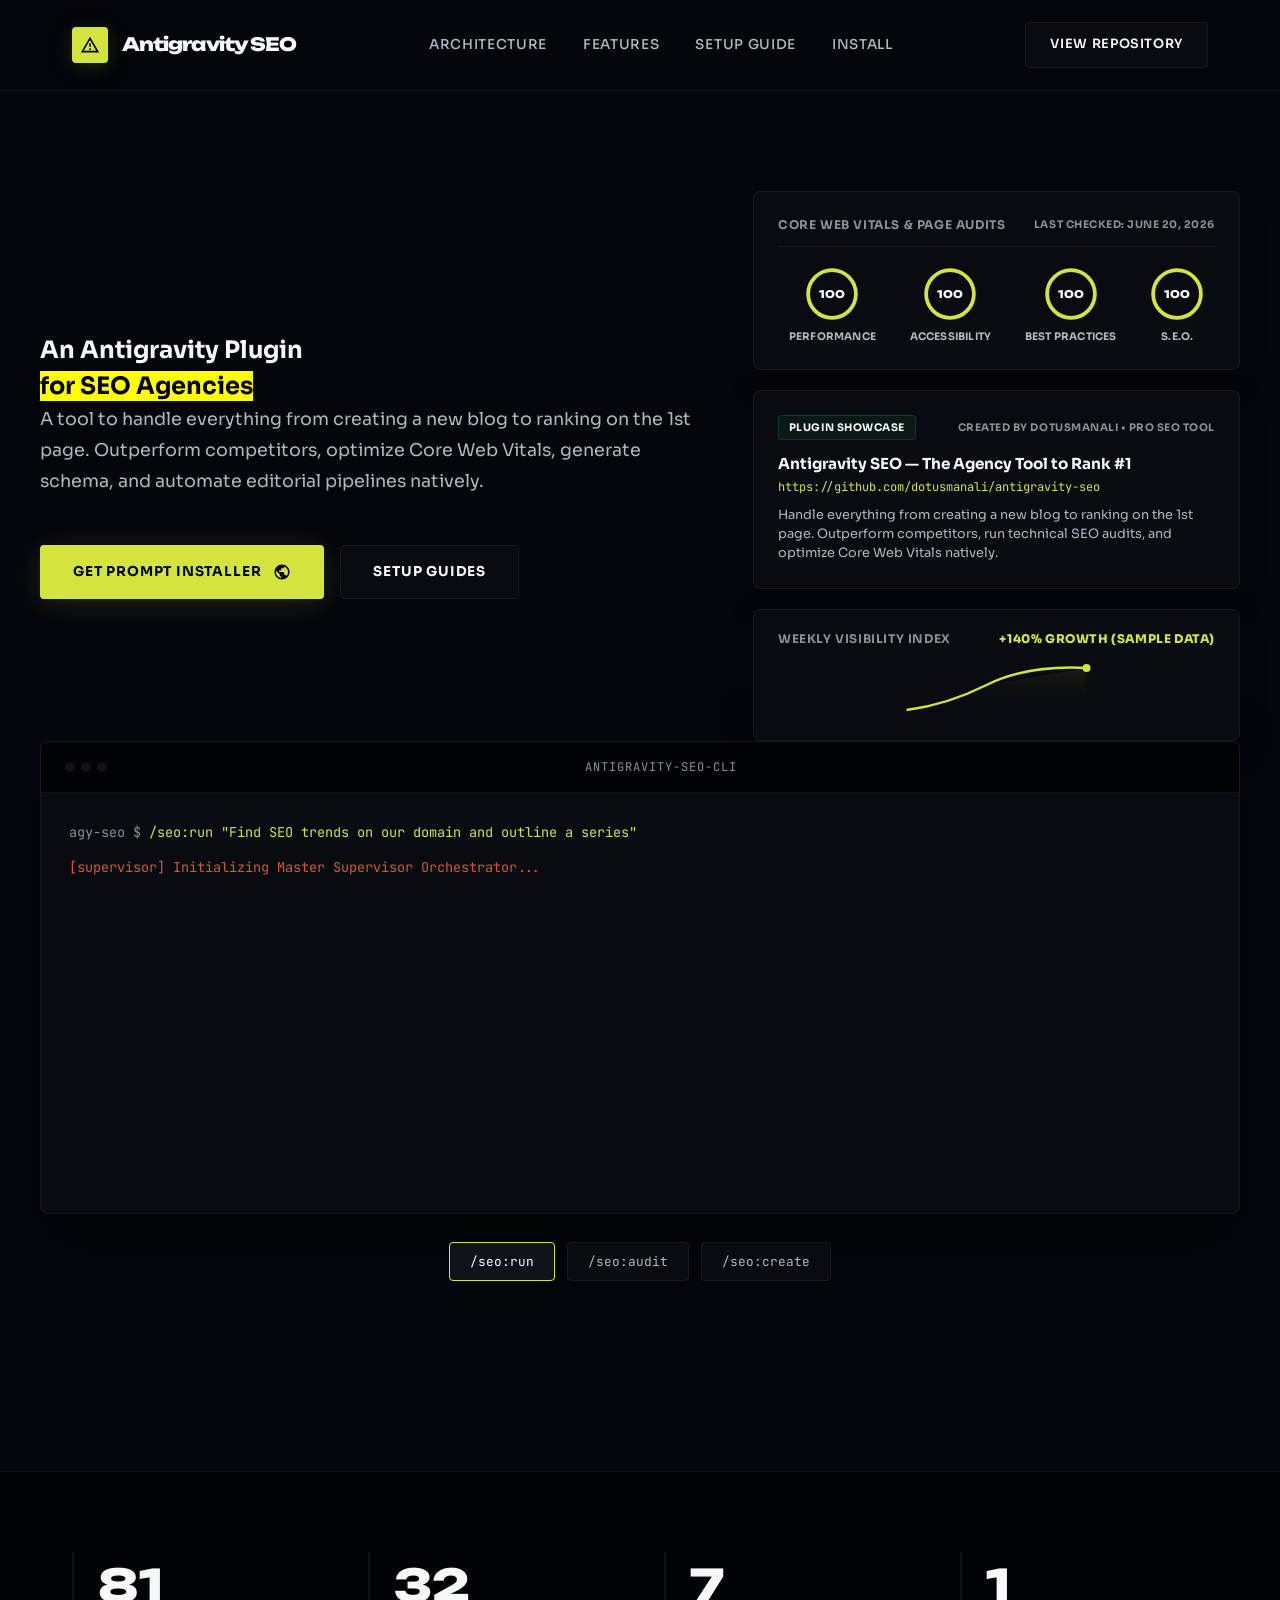
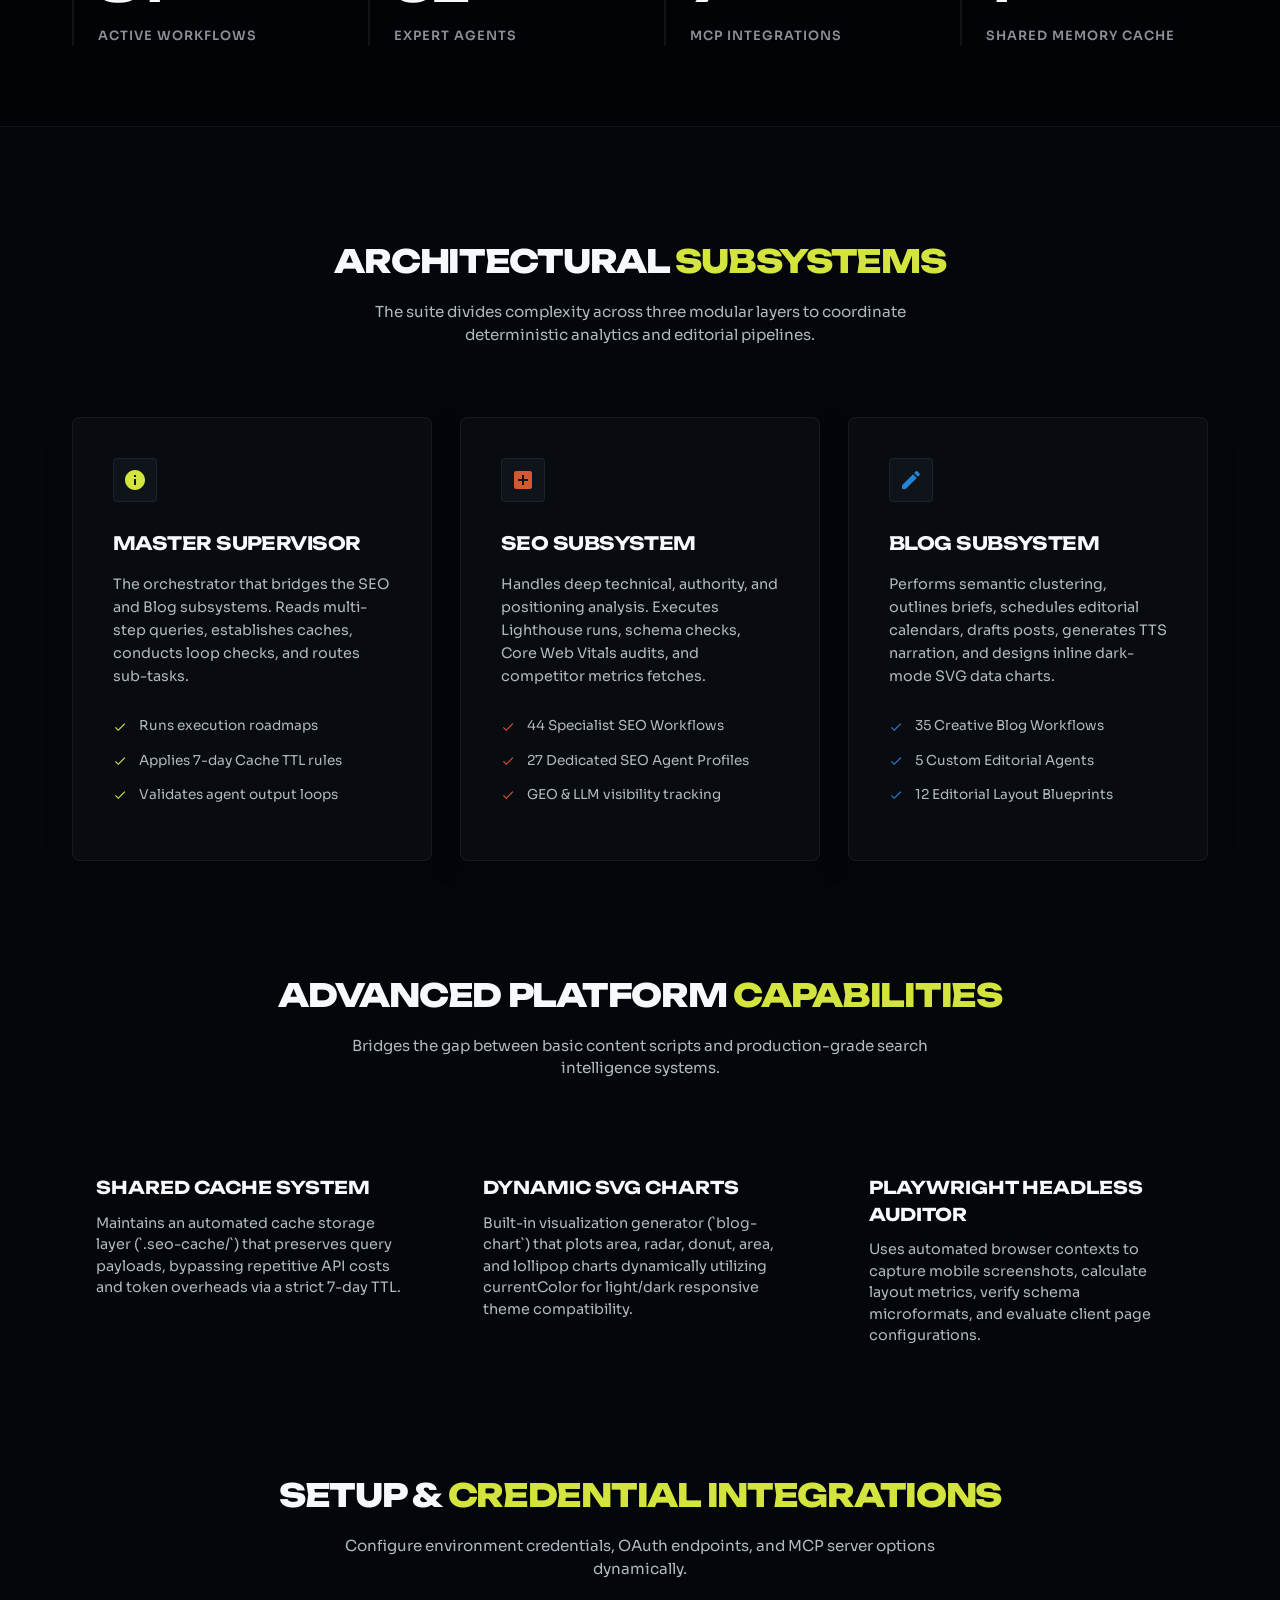
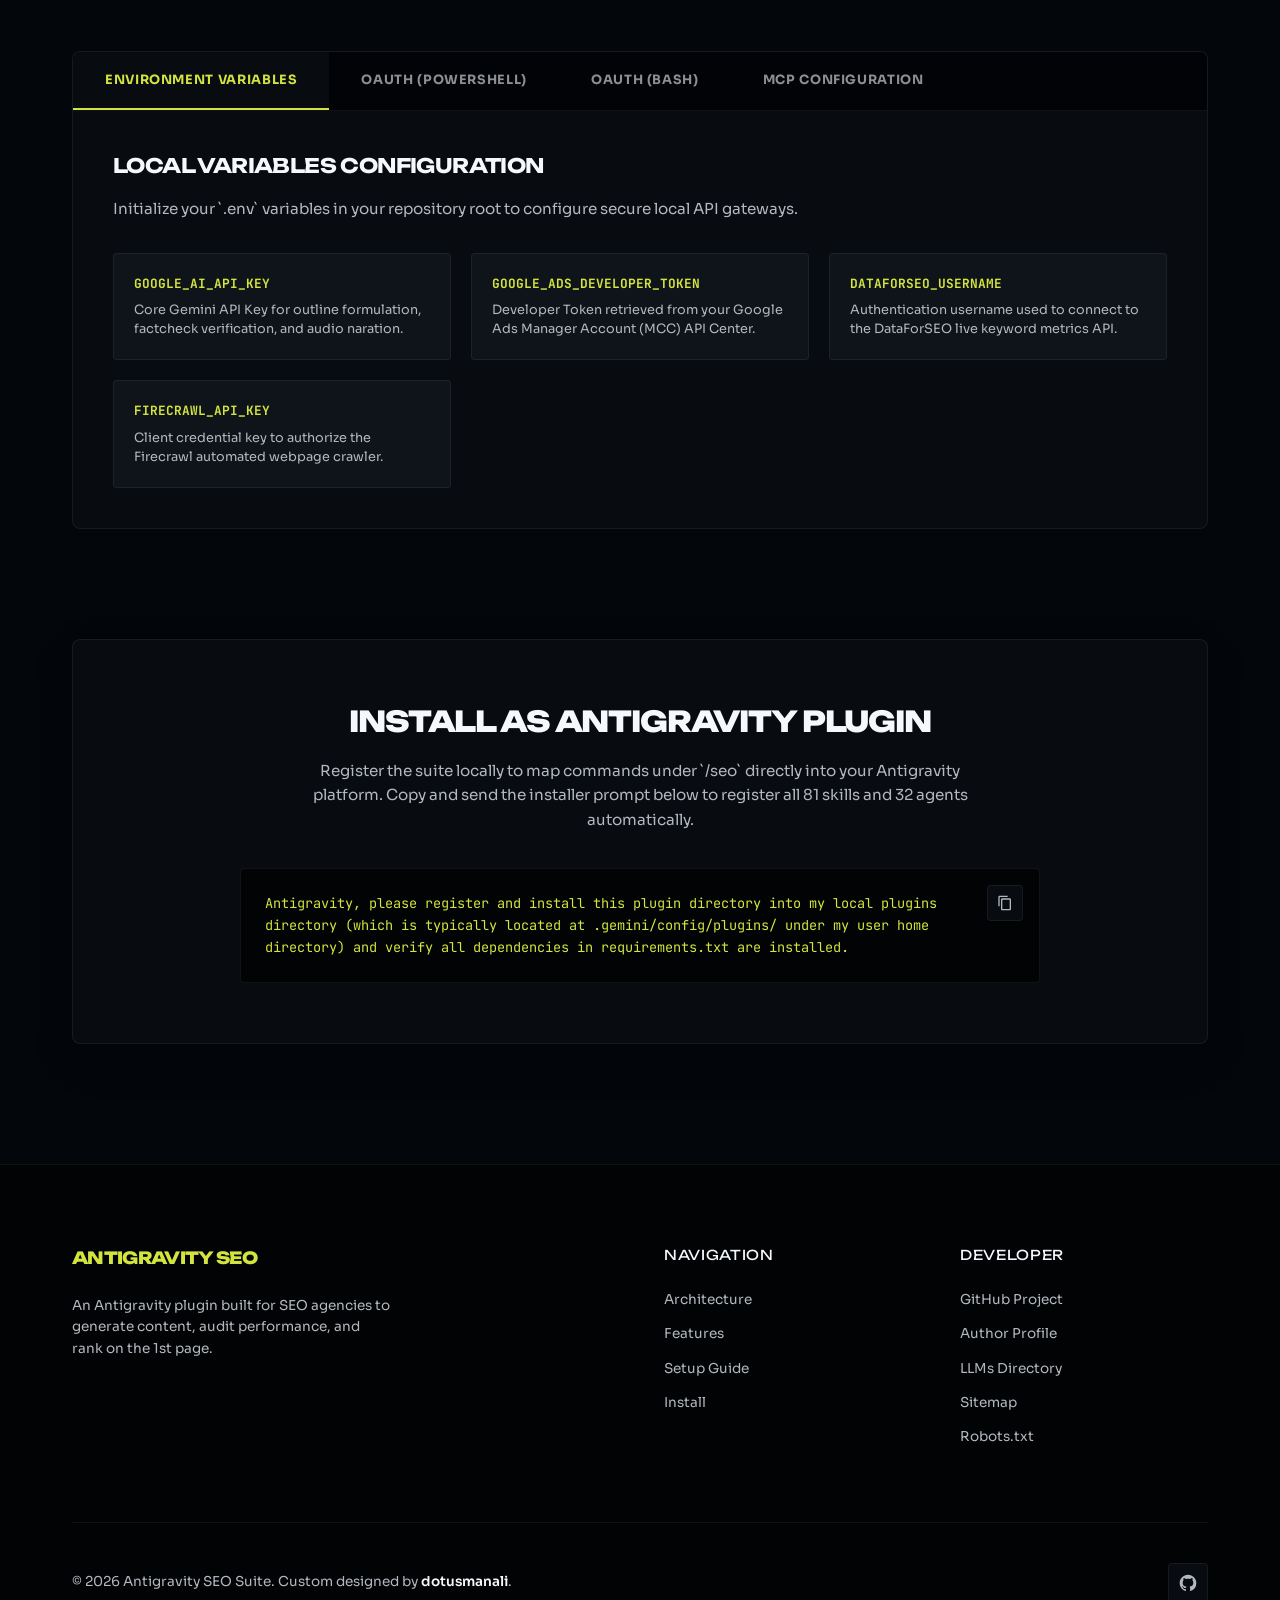
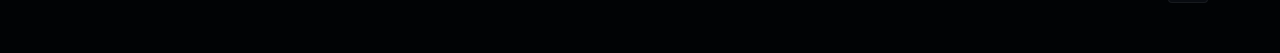
<file: website/index.html>
<!DOCTYPE html>
<html lang="en">
<head>
  <meta charset="UTF-8">
  <meta name="viewport" content="width=device-width, initial-scale=1.0">
  <meta name="google-site-verification" content="UItsLT8Wqb931vhC8VzW6lyncaGgmXYHC1rwUiwVWwA" />
  
  <!-- SEO Meta Tags -->
  <title>Antigravity SEO — Create Blogs and Rank on the 1st Page</title>
  <meta name="description" content="An Antigravity plugin for SEO agencies. Handle everything from creating a new blog to ranking on the 1st page and outperforming competitors.">
  <meta name="keywords" content="antigravity, seo, mcp, search, blog, generative, ai-agent, page-speed, crawler, visual-chart">
  <meta name="author" content="dotusmanali">
  
  <!-- Open Graph -->
  <meta property="og:title" content="Antigravity SEO — Create Blogs and Rank on the 1st Page">
  <meta property="og:description" content="An Antigravity plugin for SEO agencies. Handle everything from creating a new blog to ranking on the 1st page and outperforming competitors.">
  <meta property="og:type" content="website">
  
  <!-- Preconnect & Asynchronous Google Fonts for PageSpeed 100 -->
  <link rel="preconnect" href="https://fonts.googleapis.com">
  <link rel="preconnect" href="https://fonts.gstatic.com" crossorigin>
  <link rel="preload" as="style" href="https://fonts.googleapis.com/css2?family=Unbounded:wght@400;600;800;900&family=Sora:wght@300;400;500;600;700&family=JetBrains+Mono:wght@400;500;700&display=swap">
  <link rel="stylesheet" href="https://fonts.googleapis.com/css2?family=Unbounded:wght@400;600;800;900&family=Sora:wght@300;400;500;600;700&family=JetBrains+Mono:wght@400;500;700&display=swap" media="print" onload="this.media='all'">
  <noscript>
    <link rel="stylesheet" href="https://fonts.googleapis.com/css2?family=Unbounded:wght@400;600;800;900&family=Sora:wght@300;400;500;600;700&family=JetBrains+Mono:wght@400;500;700&display=swap">
  </noscript>

  <!-- CSS Preload -->
  <link rel="preload" href="style.css" as="style">
  <link rel="stylesheet" href="style.css">

  <!-- JS Deferred -->
  <script src="app.js" defer></script>
  
  <!-- Premium Minimalist SVG Favicon (Volt SEO emblem) -->
  <link rel="icon" type="image/svg+xml" href="data:image/svg+xml,%3Csvg xmlns='http://www.w3.org/2000/svg' viewBox='0 0 100 100'%3E%3Crect width='100' height='100' rx='24' fill='%2305080d'/%3E%3Cpath d='M30 70 L50 30 L70 70' fill='none' stroke='%23dfff4f' stroke-width='10' stroke-linecap='round' stroke-linejoin='round'/%3E%3Cpath d='M50 30 L50 90' fill='none' stroke='%23dfff4f' stroke-width='6' stroke-dasharray='10 10'/%3E%3C/svg%3E">
</head>
<body>

  <!-- Header Navigation -->
  <header>
    <div class="container nav-wrapper">
      <a href="/" class="logo-wrapper">
        <div class="logo-icon">
          <svg viewBox="0 0 24 24">
            <path fill="currentColor" d="M12 2L1 21h22L12 2zm0 4l7.5 13h-15L12 6zm-1 4v4h2v-4h-2zm0 6v2h2v-2h-2z"/>
          </svg>
        </div>
        <span>Antigravity SEO</span>
      </a>
      <ul class="nav-links">
        <li><a href="/architecture">Architecture</a></li>
        <li><a href="/features">Features</a></li>
        <li><a href="/setup-guide">Setup Guide</a></li>
        <li><a href="/#install">Install</a></li>
      </ul>
      <a href="https://github.com/dotusmanali/antigravity-seo" class="nav-cta" target="_blank" rel="noopener noreferrer">View Repository</a>
    </div>
  </header>

  <!-- Main Content Area -->
  <main>
    <!-- Hero Section -->
    <section class="hero container">
      <div class="hero-grid">
        <!-- Left Column: Copy & Actions -->
        <div class="hero-text">
          <h1>An Antigravity Plugin<br><mark>for SEO Agencies</mark></h1>
          <p class="hero-description">
            A tool to handle everything from creating a new blog to ranking on the 1st page. Outperform competitors, optimize Core Web Vitals, generate schema, and automate editorial pipelines natively.
          </p>
          <div class="hero-actions">
            <a href="#install" class="btn primary">
              <span>Get Prompt Installer</span>
              <svg xmlns="http://www.w3.org/2000/svg" viewBox="0 0 24 24" width="18" height="18" fill="currentColor"><path d="M12 2C6.48 2 2 6.48 2 12s4.48 10 10 10 10-4.48 10-10S17.52 2 12 2zm-1 17.93c-3.95-.49-7-3.85-7-7.93 0-.62.08-1.21.21-1.79L9 15v1c0 1.1.9 2 2 2v1.93zm6.9-2.54c-.26-.81-1-1.39-1.9-1.39h-1v-3c0-.55-.45-1-1-1H8v-2h2c.55 0 1-.45 1-1V7h2c1.1 0 2-.9 2-2v-.41c2.93 1.19 5 4.06 5 7.41 0 2.08-.8 3.97-2.1 5.39z"/></svg>
            </a>
            <a href="#setup" class="btn secondary">
              <span>Setup Guides</span>
            </a>
          </div>
        </div>

        <!-- Right Column: SEO Dashboard Mockups -->
        <div class="hero-visual">
          <!-- Core Web Vitals / Lighthouse Gauges -->
          <div class="lighthouse-card">
            <div class="lighthouse-header">
              <span>Core Web Vitals &amp; Page Audits</span>
              <span style="font-size: 0.65rem; font-weight: 700; text-transform: uppercase; color: var(--text-muted); letter-spacing: 0.05em;">Last Checked: June 20, 2026</span>
            </div>
            <div class="gauges-wrapper">
              <div class="gauge-item">
                <svg class="gauge-svg" viewBox="0 0 36 36">
                  <path class="gauge-bg" d="M18 2.0845 a 15.9155 15.9155 0 0 1 0 31.831 a 15.9155 15.9155 0 0 1 0 -31.831" fill="none" stroke="rgba(255,255,255,0.05)" stroke-width="2.5" />
                  <path class="gauge-fill performance" stroke-dasharray="100, 100" d="M18 2.0845 a 15.9155 15.9155 0 0 1 0 31.831 a 15.9155 15.9155 0 0 1 0 -31.831" fill="none" stroke="var(--accent-volt)" stroke-width="2.5" stroke-linecap="round" />
                  <text x="18" y="20.5" class="gauge-text" fill="var(--text-primary)" font-family="var(--font-display)" font-size="7" font-weight="800" text-anchor="middle">100</text>
                </svg>
                <span>Performance</span>
              </div>
              <div class="gauge-item">
                <svg class="gauge-svg" viewBox="0 0 36 36">
                  <path class="gauge-bg" d="M18 2.0845 a 15.9155 15.9155 0 0 1 0 31.831 a 15.9155 15.9155 0 0 1 0 -31.831" fill="none" stroke="rgba(255,255,255,0.05)" stroke-width="2.5" />
                  <path class="gauge-fill accessibility" stroke-dasharray="100, 100" d="M18 2.0845 a 15.9155 15.9155 0 0 1 0 31.831 a 15.9155 15.9155 0 0 1 0 -31.831" fill="none" stroke="var(--accent-volt)" stroke-width="2.5" stroke-linecap="round" />
                  <text x="18" y="20.5" class="gauge-text" fill="var(--text-primary)" font-family="var(--font-display)" font-size="7" font-weight="800" text-anchor="middle">100</text>
                </svg>
                <span>Accessibility</span>
              </div>
              <div class="gauge-item">
                <svg class="gauge-svg" viewBox="0 0 36 36">
                  <path class="gauge-bg" d="M18 2.0845 a 15.9155 15.9155 0 0 1 0 31.831 a 15.9155 15.9155 0 0 1 0 -31.831" fill="none" stroke="rgba(255,255,255,0.05)" stroke-width="2.5" />
                  <path class="gauge-fill practices" stroke-dasharray="100, 100" d="M18 2.0845 a 15.9155 15.9155 0 0 1 0 31.831 a 15.9155 15.9155 0 0 1 0 -31.831" fill="none" stroke="var(--accent-volt)" stroke-width="2.5" stroke-linecap="round" />
                  <text x="18" y="20.5" class="gauge-text" fill="var(--text-primary)" font-family="var(--font-display)" font-size="7" font-weight="800" text-anchor="middle">100</text>
                </svg>
                <span>Best Practices</span>
              </div>
              <div class="gauge-item">
                <svg class="gauge-svg" viewBox="0 0 36 36">
                  <path class="gauge-bg" d="M18 2.0845 a 15.9155 15.9155 0 0 1 0 31.831 a 15.9155 15.9155 0 0 1 0 -31.831" fill="none" stroke="rgba(255,255,255,0.05)" stroke-width="2.5" />
                  <path class="gauge-fill seo" stroke-dasharray="100, 100" d="M18 2.0845 a 15.9155 15.9155 0 0 1 0 31.831 a 15.9155 15.9155 0 0 1 0 -31.831" fill="none" stroke="var(--accent-volt)" stroke-width="2.5" stroke-linecap="round" />
                  <text x="18" y="20.5" class="gauge-text" fill="var(--text-primary)" font-family="var(--font-display)" font-size="7" font-weight="800" text-anchor="middle">100</text>
                </svg>
                <span>S.E.O.</span>
              </div>
            </div>
          </div>

          <!-- Google Search Result Rank #1 Simulator -->
          <div class="serp-card">
            <div class="serp-header">
              <span class="serp-badge">Plugin Showcase</span>
              <span style="font-size: 0.65rem; color: var(--text-muted); font-weight: 700; text-transform: uppercase; letter-spacing: 0.05em;">Created by dotusmanali &bull; Pro SEO Tool</span>
            </div>
            <div class="serp-title">Antigravity SEO — The Agency Tool to Rank #1</div>
            <div class="serp-url">https://github.com/dotusmanali/antigravity-seo</div>
            <p class="serp-desc">Handle everything from creating a new blog to ranking on the 1st page. Outperform competitors, run technical SEO audits, and optimize Core Web Vitals natively.</p>
          </div>

          <!-- Position Visibility climb chart -->
          <div class="visibility-card">
            <div class="chart-header">
              <span>Weekly Visibility Index</span>
              <span class="stat-trend">+140% Growth (Sample Data)</span>
            </div>
            <div class="chart-body">
              <svg class="line-chart-svg" viewBox="0 0 200 60">
                <path d="M10 50 Q 50 45, 90 25 T 190 8" fill="none" stroke="var(--accent-volt)" stroke-width="2.5" />
                <circle cx="190" cy="8" r="4" fill="var(--accent-volt)" />
                <path d="M10 50 L 50 45 L 90 25 L 190 8 L 190 55 L 10 55 Z" fill="url(#chart-gradient)" opacity="0.08" />
                <defs>
                  <linearGradient id="chart-gradient" x1="0%" y1="0%" x2="0%" y2="100%">
                    <stop offset="0%" stop-color="var(--accent-volt)" />
                    <stop offset="100%" stop-color="transparent" />
                  </linearGradient>
                </defs>
              </svg>
            </div>
          </div>
        </div>
      </div>

      <!-- Live Command Mockup Terminal -->
      <div class="terminal-section">
        <div class="terminal-card">
          <div class="terminal-header">
            <div class="terminal-controls">
              <div class="control-dot red"></div>
              <div class="control-dot yellow"></div>
              <div class="control-dot green"></div>
            </div>
            <div class="terminal-title">antigravity-seo-cli</div>
            <div></div>
          </div>
          <div class="terminal-body" id="terminal-body">
            <!-- Terminal Content Typed by JS -->
          </div>
        </div>
        <div class="command-triggers">
          <button class="trigger-tag active" data-command="seo:run">/seo:run</button>
          <button class="trigger-tag" data-command="seo:audit">/seo:audit</button>
          <button class="trigger-tag" data-command="seo:create">/seo:create</button>
        </div>
      </div>
    </section>

  <!-- Metrics / Stats Section -->
  <section class="stats">
    <div class="container stats-grid">
      <div class="stat-item">
        <div class="stat-number">81</div>
        <p>Active Workflows</p>
      </div>
      <div class="stat-item">
        <div class="stat-number">32</div>
        <p>Expert Agents</p>
      </div>
      <div class="stat-item">
        <div class="stat-number">7</div>
        <p>MCP Integrations</p>
      </div>
      <div class="stat-item">
        <div class="stat-number">1</div>
        <p>Shared Memory Cache</p>
      </div>
    </div>
  </section>

  <!-- Architectural Subsystems Section -->
  <section class="container" id="subsystems">
    <div class="section-title">
      <h2>Architectural <span>Subsystems</span></h2>
      <p>The suite divides complexity across three modular layers to coordinate deterministic analytics and editorial pipelines.</p>
    </div>
    <div class="grid-3">
      <!-- Card 1: Master Supervisor -->
      <div class="glass-card">
        <div class="card-icon">
          <svg xmlns="http://www.w3.org/2000/svg" viewBox="0 0 24 24" width="24" height="24" fill="currentColor"><path d="M12 2C6.48 2 2 6.48 2 12s4.48 10 10 10 10-4.48 10-10S17.52 2 12 2zm1 15h-2v-6h2v6zm0-8h-2V7h2v2z"/></svg>
        </div>
        <h3>Master Supervisor</h3>
        <p>The orchestrator that bridges the SEO and Blog subsystems. Reads multi-step queries, establishes caches, conducts loop checks, and routes sub-tasks.</p>
        <ul class="card-bullets">
          <li>
            <svg viewBox="0 0 24 24"><path d="M9 16.2L4.8 12l-1.4 1.4L9 19 21 7l-1.4-1.4L9 16.2z"/></svg>
            Runs execution roadmaps
          </li>
          <li>
            <svg viewBox="0 0 24 24"><path d="M9 16.2L4.8 12l-1.4 1.4L9 19 21 7l-1.4-1.4L9 16.2z"/></svg>
            Applies 7-day Cache TTL rules
          </li>
          <li>
            <svg viewBox="0 0 24 24"><path d="M9 16.2L4.8 12l-1.4 1.4L9 19 21 7l-1.4-1.4L9 16.2z"/></svg>
            Validates agent output loops
          </li>
        </ul>
      </div>

      <!-- Card 2: SEO Router -->
      <div class="glass-card purple">
        <div class="card-icon">
          <svg xmlns="http://www.w3.org/2000/svg" viewBox="0 0 24 24" width="24" height="24" fill="currentColor"><path d="M19 3H5c-1.1 0-2 .9-2 2v14c0 1.1.9 2 2 2h14c1.1 0 2-.9 2-2V5c0-1.1-.9-2-2-2zm-2 10h-4v4h-2v-4H7v-2h4V7h2v4h4v2z"/></svg>
        </div>
        <h3>SEO Subsystem</h3>
        <p>Handles deep technical, authority, and positioning analysis. Executes Lighthouse runs, schema checks, Core Web Vitals audits, and competitor metrics fetches.</p>
        <ul class="card-bullets">
          <li>
            <svg viewBox="0 0 24 24"><path d="M9 16.2L4.8 12l-1.4 1.4L9 19 21 7l-1.4-1.4L9 16.2z"/></svg>
            44 Specialist SEO Workflows
          </li>
          <li>
            <svg viewBox="0 0 24 24"><path d="M9 16.2L4.8 12l-1.4 1.4L9 19 21 7l-1.4-1.4L9 16.2z"/></svg>
            27 Dedicated SEO Agent Profiles
          </li>
          <li>
            <svg viewBox="0 0 24 24"><path d="M9 16.2L4.8 12l-1.4 1.4L9 19 21 7l-1.4-1.4L9 16.2z"/></svg>
            GEO &amp; LLM visibility tracking
          </li>
        </ul>
      </div>

      <!-- Card 3: Blog Subsystem -->
      <div class="glass-card orange">
        <div class="card-icon">
          <svg xmlns="http://www.w3.org/2000/svg" viewBox="0 0 24 24" width="24" height="24" fill="currentColor"><path d="M3 17.25V21h3.75L17.81 9.94l-3.75-3.75L3 17.25zM20.71 7.04c.39-.39.39-1.02 0-1.41l-2.34-2.34c-.39-.39-1.02-.39-1.41 0l-1.83 1.83 3.75 3.75 1.83-1.83z"/></svg>
        </div>
        <h3>Blog Subsystem</h3>
        <p>Performs semantic clustering, outlines briefs, schedules editorial calendars, drafts posts, generates TTS narration, and designs inline dark-mode SVG data charts.</p>
        <ul class="card-bullets">
          <li>
            <svg viewBox="0 0 24 24"><path d="M9 16.2L4.8 12l-1.4 1.4L9 19 21 7l-1.4-1.4L9 16.2z"/></svg>
            35 Creative Blog Workflows
          </li>
          <li>
            <svg viewBox="0 0 24 24"><path d="M9 16.2L4.8 12l-1.4 1.4L9 19 21 7l-1.4-1.4L9 16.2z"/></svg>
            5 Custom Editorial Agents
          </li>
          <li>
            <svg viewBox="0 0 24 24"><path d="M9 16.2L4.8 12l-1.4 1.4L9 19 21 7l-1.4-1.4L9 16.2z"/></svg>
            12 Editorial Layout Blueprints
          </li>
        </ul>
      </div>
    </div>
  </section>

  <!-- Features Grid Section -->
  <section class="container" id="features" style="margin-bottom: 100px;">
    <div class="section-title">
      <h2>Advanced Platform <span>Capabilities</span></h2>
      <p>Bridges the gap between basic content scripts and production-grade search intelligence systems.</p>
    </div>
    <div style="display: grid; grid-template-columns: repeat(auto-fit, minmax(280px, 1fr)); gap: 24px;">
      <div style="padding: 24px; border: 1px solid var(--border-glow); border-radius: 12px; background: var(--glass-bg);">
        <h3 style="margin-bottom: 12px; color: var(--accent-cyan); font-family: var(--font-display); font-size: 1.1rem; font-weight: 700; text-transform: uppercase;">Shared Cache System</h3>
        <p style="color: var(--text-secondary); font-size: 0.9rem; line-height: 1.5;">Maintains an automated cache storage layer (`.seo-cache/`) that preserves query payloads, bypassing repetitive API costs and token overheads via a strict 7-day TTL.</p>
      </div>
      <div style="padding: 24px; border: 1px solid var(--border-glow); border-radius: 12px; background: var(--glass-bg);">
        <h3 style="margin-bottom: 12px; color: var(--accent-purple); font-family: var(--font-display); font-size: 1.1rem; font-weight: 700; text-transform: uppercase;">Dynamic SVG Charts</h3>
        <p style="color: var(--text-secondary); font-size: 0.9rem; line-height: 1.5;">Built-in visualization generator (`blog-chart`) that plots area, radar, donut, area, and lollipop charts dynamically utilizing currentColor for light/dark responsive theme compatibility.</p>
      </div>
      <div style="padding: 24px; border: 1px solid var(--border-glow); border-radius: 12px; background: var(--glass-bg);">
        <h3 style="margin-bottom: 12px; color: var(--accent-orange); font-family: var(--font-display); font-size: 1.1rem; font-weight: 700; text-transform: uppercase;">Playwright Headless Auditor</h3>
        <p style="color: var(--text-secondary); font-size: 0.9rem; line-height: 1.5;">Uses automated browser contexts to capture mobile screenshots, calculate layout metrics, verify schema microformats, and evaluate client page configurations.</p>
      </div>
    </div>
  </section>

  <!-- Interactive Setup Guides (Tabs) -->
  <section class="container setup-section" id="setup">
    <div class="section-title">
      <h2>Setup &amp; <span>Credential Integrations</span></h2>
      <p>Configure environment credentials, OAuth endpoints, and MCP server options dynamically.</p>
    </div>
    
    <div class="tabs-wrapper">
      <div class="tabs-header">
        <button class="tab-btn active" data-tab="env">Environment Variables</button>
        <button class="tab-btn" data-tab="powershell">OAuth (PowerShell)</button>
        <button class="tab-btn" data-tab="bash">OAuth (Bash)</button>
        <button class="tab-btn" data-tab="mcp">MCP Configuration</button>
      </div>
      
      <!-- Tab 1: Env Config -->
      <div class="tab-content active" id="tab-env">
        <h3>Local Variables Configuration</h3>
        <p class="tab-desc">Initialize your `.env` variables in your repository root to configure secure local API gateways.</p>
        <div class="env-grid">
          <div class="env-item">
            <div class="env-name">GOOGLE_AI_API_KEY</div>
            <div class="env-desc">Core Gemini API Key for outline formulation, factcheck verification, and audio naration.</div>
          </div>
          <div class="env-item">
            <div class="env-name">GOOGLE_ADS_DEVELOPER_TOKEN</div>
            <div class="env-desc">Developer Token retrieved from your Google Ads Manager Account (MCC) API Center.</div>
          </div>
          <div class="env-item">
            <div class="env-name">DATAFORSEO_USERNAME</div>
            <div class="env-desc">Authentication username used to connect to the DataForSEO live keyword metrics API.</div>
          </div>
          <div class="env-item">
            <div class="env-name">FIRECRAWL_API_KEY</div>
            <div class="env-desc">Client credential key to authorize the Firecrawl automated webpage crawler.</div>
          </div>
        </div>
      </div>
      
      <!-- Tab 2: PowerShell OAuth -->
      <div class="tab-content" id="tab-powershell">
        <h3>PowerShell Token Exchange Utility</h3>
        <p class="tab-desc">Run this script in Windows PowerShell to set up a temporary local HTTP listener on port 9876 and capture your Google Ads refresh token.</p>
        <div class="code-container">
          <button class="copy-btn" data-copy="code-ps" aria-label="Copy code">
            <svg xmlns="http://www.w3.org/2000/svg" viewBox="0 0 24 24" width="16" height="16" fill="currentColor"><path d="M16 1H4c-1.1 0-2 .9-2 2v14h2V3h12V1zm3 4H8c-1.1 0-2 .9-2 2v14c0 1.1.9 2 2 2h11c1.1 0 2-.9 2-2V7c0-1.1-.9-2-2-2zm0 16H8V7h11v14z"/></svg>
          </button>
          <pre id="code-ps"><code>$clientId = "YOUR_CLIENT_ID"
$clientSecret = "YOUR_CLIENT_SECRET"
$redirectUri = "http://localhost:9876"
$authUrl = "https://accounts.google.com/o/oauth2/v2/auth?client_id=$clientId&redirect_uri=$([Uri]::EscapeDataString($redirectUri))&response_type=code&scope=$([Uri]::EscapeDataString('https://www.googleapis.com/auth/adwords'))&access_type=offline&prompt=consent"

$listener = [System.Net.HttpListener]::new()
$listener.Prefixes.Add("$redirectUri/")
$listener.Start()

Start-Process $authUrl

$context = $listener.GetContext()
$rawUrl = $context.Request.RawUrl
$responseText = "&lt;html&gt;&lt;body&gt;&lt;h2&gt;Auth complete! You can close this tab.&lt;/h2&gt;&lt;/body&gt;&lt;/html&gt;"
$buffer = [System.Text.Encoding]::UTF8.GetBytes($responseText)
$context.Response.ContentLength64 = $buffer.Length
$context.Response.OutputStream.Write($buffer, 0, $buffer.Length)
$context.Response.Close()
$listener.Stop()

$code = ($rawUrl -split "[?&]" | Where-Object { $_ -like "code=*" }) -replace "^code=", ""
$body = "client_id=$clientId&client_secret=$clientSecret&code=$([Uri]::EscapeDataString($code))&grant_type=authorization_code&redirect_uri=$([Uri]::EscapeDataString($redirectUri))"
$result = Invoke-RestMethod -Method Post -Uri "https://oauth2.googleapis.com/token" -Body $body -ContentType "application/x-www-form-urlencoded"
Write-Host "Refresh token: $($result.refresh_token)"</code></pre>
        </div>
      </div>
      
      <!-- Tab 3: Bash OAuth -->
      <div class="tab-content" id="tab-bash">
        <h3>Bash Token Exchange Utility</h3>
        <p class="tab-desc">Run this script in terminal (Linux/macOS) to start an HTTP server listener and capture the authorization callback code from Google.</p>
        <div class="code-container">
          <button class="copy-btn" data-copy="code-bash" aria-label="Copy code">
            <svg xmlns="http://www.w3.org/2000/svg" viewBox="0 0 24 24" width="16" height="16" fill="currentColor"><path d="M16 1H4c-1.1 0-2 .9-2 2v14h2V3h12V1zm3 4H8c-1.1 0-2 .9-2 2v14c0 1.1.9 2 2 2h11c1.1 0 2-.9 2-2V7c0-1.1-.9-2-2-2zm0 16H8V7h11v14z"/></svg>
          </button>
          <pre id="code-bash"><code>CLIENT_ID="YOUR_CLIENT_ID"
CLIENT_SECRET="YOUR_CLIENT_SECRET"
REDIRECT_URI="http://localhost:9876"

open "https://accounts.google.com/o/oauth2/v2/auth?client_id=${CLIENT_ID}&redirect_uri=${REDIRECT_URI}&response_type=code&scope=https%3A%2F%2Fwww.googleapis.com%2Fauth%2Fadwords&access_type=offline&prompt=consent"

CODE=$(python3 -c "
import http.server, urllib.parse, sys
class H(http.server.BaseHTTPRequestHandler):
    def do_GET(self):
        params = urllib.parse.parse_qs(urllib.parse.urlparse(self.path).query)
        print(params['code'][0], end='')
        self.send_response(200); self.end_headers()
        self.wfile.write(b'Auth complete! Close this tab.')
        sys.exit(0)
    def log_message(self, *a): pass
http.server.HTTPServer(('', 9876), H).handle_request()
")

curl -s -X POST https://oauth2.googleapis.com/token \
  -d "client_id=${CLIENT_ID}&client_secret=${CLIENT_SECRET}&code=${CODE}&grant_type=authorization_code&redirect_uri=${REDIRECT_URI}" \
  | python3 -c "import sys,json; print(json.load(sys.stdin)['refresh_token'])"</code></pre>
        </div>
      </div>
      
      <!-- Tab 4: MCP Config -->
      <div class="tab-content" id="tab-mcp">
        <h3>Model Context Protocol Configuration</h3>
        <p class="tab-desc">Integrate your active MCP servers to inject search data into AI assistant workflows.</p>
        <div class="code-container">
          <button class="copy-btn" data-copy="code-mcp" aria-label="Copy code">
            <svg xmlns="http://www.w3.org/2000/svg" viewBox="0 0 24 24" width="16" height="16" fill="currentColor"><path d="M16 1H4c-1.1 0-2 .9-2 2v14h2V3h12V1zm3 4H8c-1.1 0-2 .9-2 2v14c0 1.1.9 2 2 2h11c1.1 0 2-.9 2-2V7c0-1.1-.9-2-2-2zm0 16H8V7h11v14z"/></svg>
          </button>
          <pre id="code-mcp"><code>{
  "mcpServers": {
    "google-trends": {
      "command": "python",
      "args": ["/path/to/GoogleTrendsMCP/server.py"]
    },
    "google-ads-research": {
      "command": "npx",
      "args": ["-y", "google-ads-mcp"]
    },
    "dataforseo": {
      "command": "npx",
      "args": ["-y", "dataforseo-mcp-server"],
      "env": {
        "DATAFORSEO_LOGIN": "YOUR_LOGIN",
        "DATAFORSEO_PASSWORD": "YOUR_PASSWORD"
      }
    }
  }
}</code></pre>
        </div>
      </div>
    </div>
  </section>

  <!-- Plugin Installer (CTA Banner) -->
  <section class="container" id="install" style="margin-bottom: 120px;">
    <div class="plugin-banner">
      <h2>Install as Antigravity Plugin</h2>
      <p>Register the suite locally to map commands under `/seo` directly into your Antigravity platform. Copy and send the installer prompt below to register all 81 skills and 32 agents automatically.</p>
      
      <div class="prompt-card">
        <div class="prompt-text" id="install-prompt">Antigravity, please register and install this plugin directory into my local plugins directory (which is typically located at .gemini/config/plugins/ under my user home directory) and verify all dependencies in requirements.txt are installed.</div>
        <button class="copy-btn" data-copy="install-prompt" aria-label="Copy prompt">
          <svg xmlns="http://www.w3.org/2000/svg" viewBox="0 0 24 24" width="16" height="16" fill="currentColor"><path d="M16 1H4c-1.1 0-2 .9-2 2v14h2V3h12V1zm3 4H8c-1.1 0-2 .9-2 2v14c0 1.1.9 2 2 2h11c1.1 0 2-.9 2-2V7c0-1.1-.9-2-2-2zm0 16H8V7h11v14z"/></svg>
        </button>
      </div>
    </div>
  </section>

  </main>

  <!-- Footer -->
  <footer>
    <div class="container">
      <div class="footer-grid">
        <div class="footer-col" style="grid-column: span 2;">
          <div class="footer-logo">Antigravity SEO</div>
          <p style="color: var(--text-secondary); line-height: 1.6; max-width: 320px;">An Antigravity plugin built for SEO agencies to generate content, audit performance, and rank on the 1st page.</p>
        </div>
        <div class="footer-col">
          <div class="footer-col-title">Navigation</div>
          <ul class="footer-links">
            <li><a href="/architecture">Architecture</a></li>
            <li><a href="/features">Features</a></li>
            <li><a href="/setup-guide">Setup Guide</a></li>
            <li><a href="/#install">Install</a></li>
          </ul>
        </div>
        <div class="footer-col">
          <div class="footer-col-title">Developer</div>
          <ul class="footer-links">
            <li><a href="https://github.com/dotusmanali/antigravity-seo" target="_blank" rel="noopener noreferrer">GitHub Project</a></li>
            <li><a href="https://github.com/dotusmanali" target="_blank" rel="noopener noreferrer">Author Profile</a></li>
            <li><a href="/llms.txt" target="_blank">LLMs Directory</a></li>
            <li><a href="/sitemap.xml" target="_blank">Sitemap</a></li>
            <li><a href="/robots.txt" target="_blank">Robots.txt</a></li>
          </ul>
        </div>
      </div>
      
      <div class="footer-bottom">
        <p>&copy; 2026 Antigravity SEO Suite. Custom designed by <a href="https://github.com/dotusmanali" style="color: var(--text-primary); font-weight: 600;" target="_blank" rel="noopener noreferrer">dotusmanali</a>.</p>
        <div class="social-links">
          <a href="https://github.com/dotusmanali/antigravity-seo" class="social-icon" target="_blank" rel="noopener noreferrer" aria-label="GitHub">
            <svg xmlns="http://www.w3.org/2000/svg" viewBox="0 0 24 24" width="20" height="20" fill="currentColor"><path d="M12 2C6.477 2 2 6.484 2 12.017c0 4.425 2.865 8.18 6.839 9.504.5.092.682-.217.682-.483 0-.237-.008-.868-.013-1.703-2.782.605-3.369-1.343-3.369-1.343-.454-1.158-1.11-1.466-1.11-1.466-.908-.62.069-.608.069-.608 1.003.07 1.53 1.032 1.53 1.032.892 1.53 2.341 1.088 2.91.832.092-.647.35-1.088.636-1.338-2.22-.253-4.555-1.113-4.555-4.951 0-1.093.39-1.988 1.029-2.688-.103-.253-.446-1.272.098-2.65 0 0 .84-.27 2.75 1.026A9.564 9.564 0 0112 6.844c.85.004 1.705.115 2.504.337 1.909-1.296 2.747-1.027 2.747-1.027.546 1.379.202 2.398.1 2.651.64.7 1.028 1.595 1.028 2.688 0 3.848-2.339 4.695-4.566 4.943.359.309.678.92.678 1.855 0 1.338-.012 2.419-.012 2.747 0 .268.18.58.688.482A10.019 10.019 0 0022 12.017C22 6.484 17.522 2 12 2z"/></svg>
          </a>
        </div>
      </div>
    </div>
  </footer>

  <!-- Scripts -->
</body>
</html>
</file>
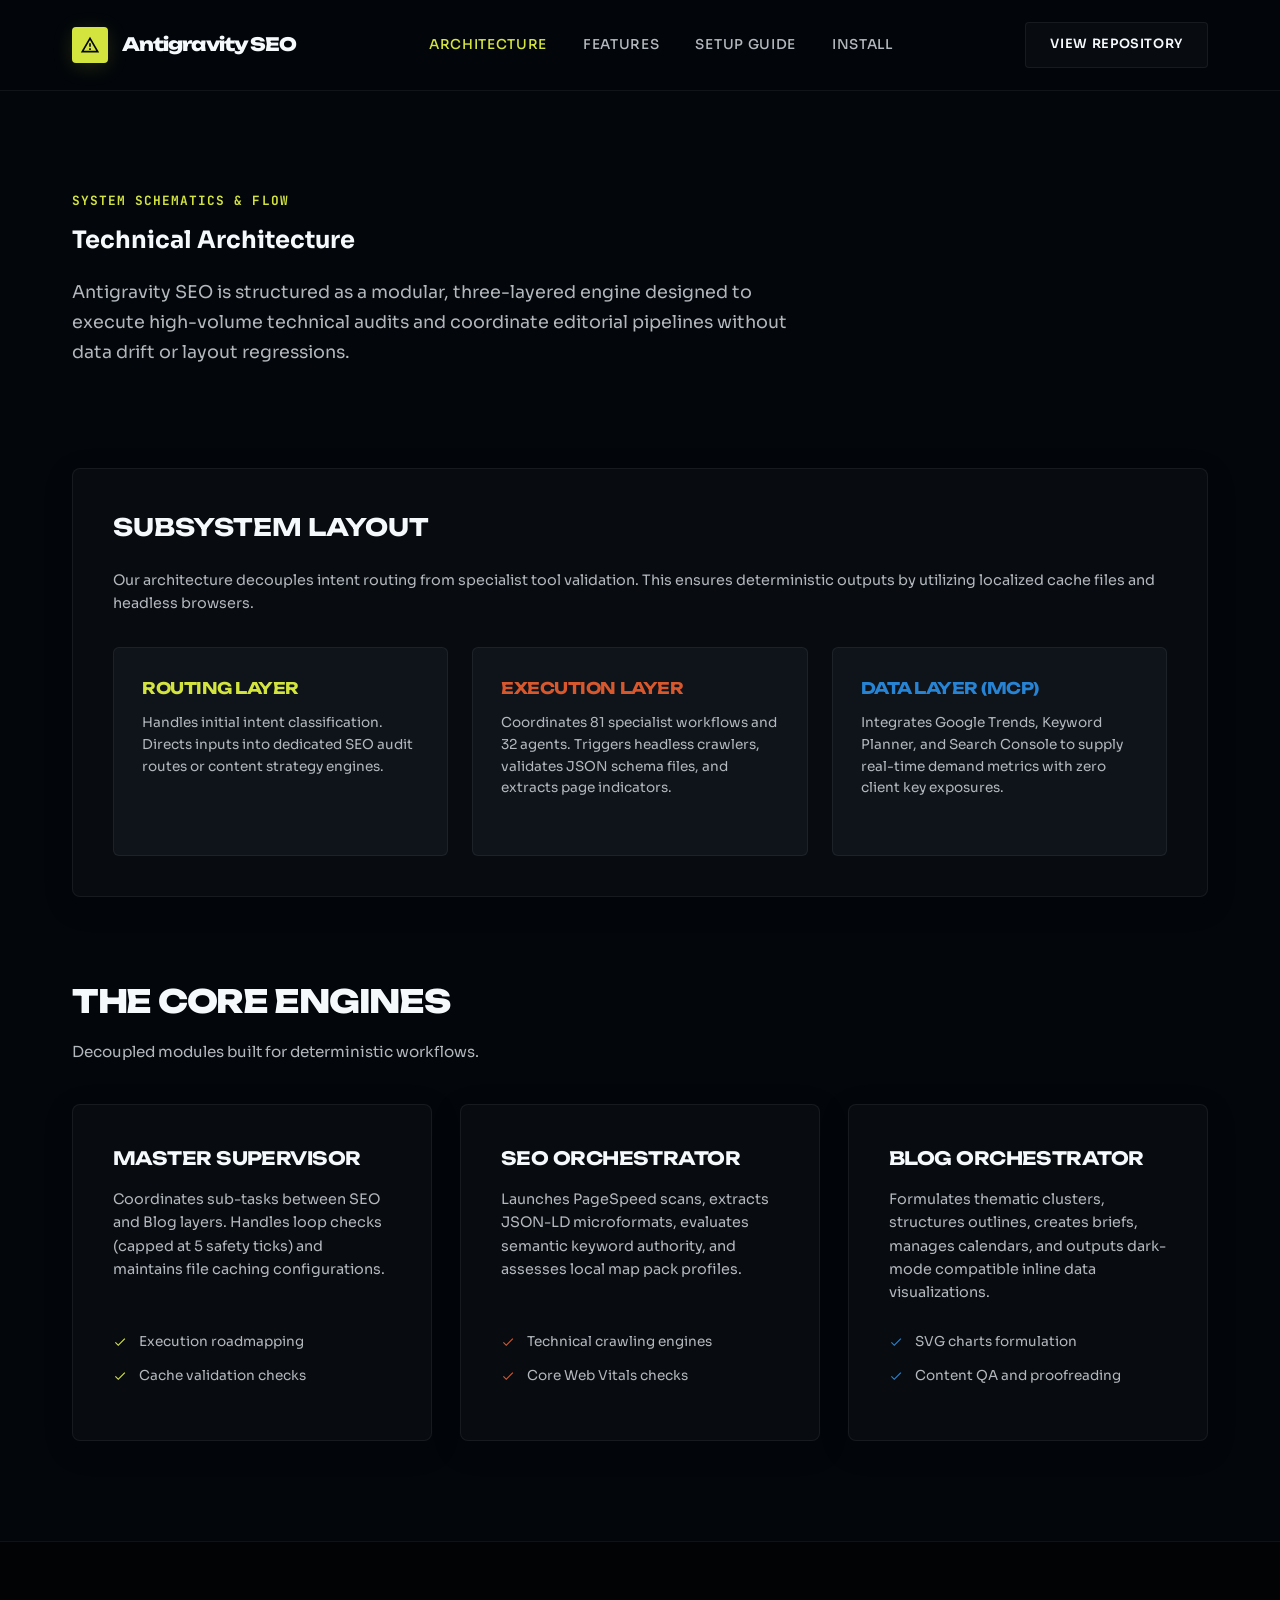
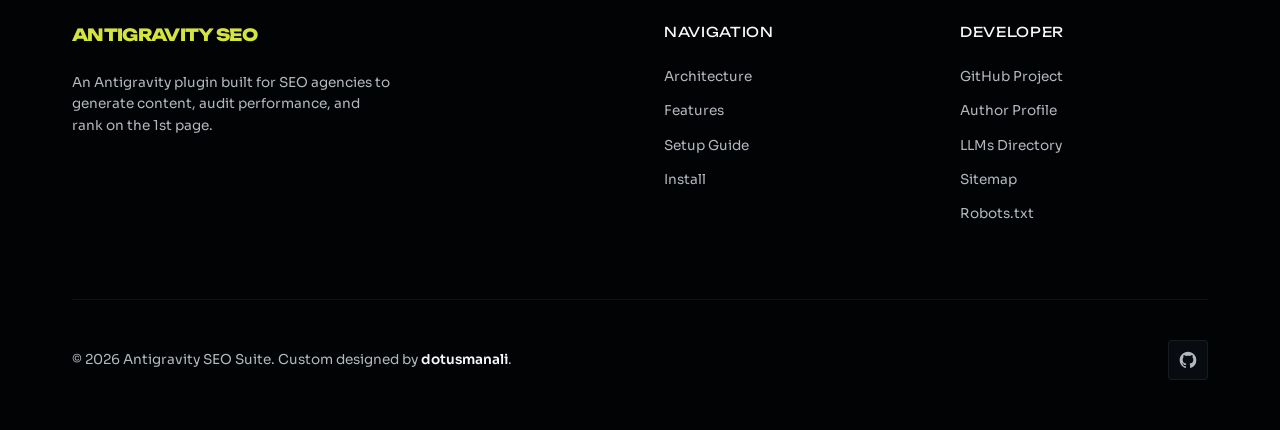
<file: website/architecture.html>
<!DOCTYPE html>
<html lang="en">
<head>
  <meta charset="UTF-8">
  <meta name="viewport" content="width=device-width, initial-scale=1.0">
  <meta name="google-site-verification" content="UItsLT8Wqb931vhC8VzW6lyncaGgmXYHC1rwUiwVWwA" />
  
  <!-- SEO Meta Tags -->
  <title>System Architecture — Antigravity SEO</title>
  <meta name="description" content="Technical architecture and subsystem layout of the Antigravity SEO plugin. Coordinates supervisor loops, keyword planners, and automated content clusters.">
  <meta name="keywords" content="antigravity, seo, architecture, routing, supervisor, agent-collaboration">
  <meta name="author" content="dotusmanali">
  
  <!-- Open Graph -->
  <meta property="og:title" content="System Architecture — Antigravity SEO">
  <meta property="og:description" content="Technical architecture and subsystem layout of the Antigravity SEO plugin. Coordinates supervisor loops, keyword planners, and automated content clusters.">
  <meta property="og:type" content="website">
  
  <!-- Preconnect & Asynchronous Google Fonts for PageSpeed 100 -->
  <link rel="preconnect" href="https://fonts.googleapis.com">
  <link rel="preconnect" href="https://fonts.gstatic.com" crossorigin>
  <link rel="preload" as="style" href="https://fonts.googleapis.com/css2?family=Unbounded:wght@400;600;800;900&family=Sora:wght@300;400;500;600;700&family=JetBrains+Mono:wght@400;500;700&display=swap">
  <link rel="stylesheet" href="https://fonts.googleapis.com/css2?family=Unbounded:wght@400;600;800;900&family=Sora:wght@300;400;500;600;700&family=JetBrains+Mono:wght@400;500;700&display=swap" media="print" onload="this.media='all'">
  <noscript>
    <link rel="stylesheet" href="https://fonts.googleapis.com/css2?family=Unbounded:wght@400;600;800;900&family=Sora:wght@300;400;500;600;700&family=JetBrains+Mono:wght@400;500;700&display=swap">
  </noscript>

  <!-- CSS Preload -->
  <link rel="preload" href="style.css" as="style">
  <link rel="stylesheet" href="style.css">

  <!-- JS Deferred -->
  <script src="app.js" defer></script>
  
  <!-- Premium Minimalist SVG Favicon (Volt SEO emblem) -->
  <link rel="icon" type="image/svg+xml" href="data:image/svg+xml,%3Csvg xmlns='http://www.w3.org/2000/svg' viewBox='0 0 100 100'%3E%3Crect width='100' height='100' rx='24' fill='%2305080d'/%3E%3Cpath d='M30 70 L50 30 L70 70' fill='none' stroke='%23dfff4f' stroke-width='10' stroke-linecap='round' stroke-linejoin='round'/%3E%3Cpath d='M50 30 L50 90' fill='none' stroke='%23dfff4f' stroke-width='6' stroke-dasharray='10 10'/%3E%3C/svg%3E">
</head>
<body>

  <!-- Header Navigation -->
  <header>
    <div class="container nav-wrapper">
      <a href="/" class="logo-wrapper">
        <div class="logo-icon">
          <svg viewBox="0 0 24 24">
            <path fill="currentColor" d="M12 2L1 21h22L12 2zm0 4l7.5 13h-15L12 6zm-1 4v4h2v-4h-2zm0 6v2h2v-2h-2z"/>
          </svg>
        </div>
        <span>Antigravity SEO</span>
      </a>
      <ul class="nav-links">
        <li><a href="/architecture" class="active" style="color: var(--accent-volt);">Architecture</a></li>
        <li><a href="/features">Features</a></li>
        <li><a href="/setup-guide">Setup Guide</a></li>
        <li><a href="/#install">Install</a></li>
      </ul>
      <a href="https://github.com/dotusmanali/antigravity-seo" class="nav-cta" target="_blank" rel="noopener noreferrer">View Repository</a>
    </div>
  </header>

  <!-- Main Content Area -->
  <main>
    <!-- Page Header Hero -->
    <section class="container" style="padding: 100px 32px 60px;">
      <div class="section-title" style="text-align: left; margin-bottom: 40px;">
        <span style="color: var(--accent-volt); font-family: var(--font-mono); font-size: 0.8rem; font-weight: 700; text-transform: uppercase; letter-spacing: 0.08em; display: block; margin-bottom: 12px;">SYSTEM SCHEMATICS &amp; FLOW</span>
        <h1>Technical Architecture</h1>
        <p style="margin: 20px 0 0; max-width: 720px; font-size: 1.1rem; line-height: 1.7;">
          Antigravity SEO is structured as a modular, three-layered engine designed to execute high-volume technical audits and coordinate editorial pipelines without data drift or layout regressions.
        </p>
      </div>
    </section>

    <!-- Subsystems Section -->
    <section class="container" style="margin-bottom: 100px;">
      <div class="glass-card" style="margin-bottom: 48px; padding: 40px;">
        <h2 style="font-family: var(--font-display); font-size: 1.5rem; text-transform: uppercase; margin-bottom: 24px; color: var(--text-primary);">Subsystem Layout</h2>
        <p style="margin-bottom: 32px; color: var(--text-secondary); line-height: 1.6;">
          Our architecture decouples intent routing from specialist tool validation. This ensures deterministic outputs by utilizing localized cache files and headless browsers.
        </p>
        
        <!-- Decoupled card details -->
        <div class="grid-3" style="margin-bottom: 0; gap: 24px;">
          <div style="background: var(--bg-tertiary); border: 1px solid var(--border-default); padding: 28px; border-radius: 6px;">
            <h3 style="color: var(--accent-volt); font-family: var(--font-display); font-size: 1rem; font-weight: 700; text-transform: uppercase; margin-bottom: 12px;">Routing Layer</h3>
            <p style="font-size: 0.85rem; color: var(--text-secondary); line-height: 1.6;">Handles initial intent classification. Directs inputs into dedicated SEO audit routes or content strategy engines.</p>
          </div>
          <div style="background: var(--bg-tertiary); border: 1px solid var(--border-default); padding: 28px; border-radius: 6px;">
            <h3 style="color: var(--accent-rust); font-family: var(--font-display); font-size: 1rem; font-weight: 700; text-transform: uppercase; margin-bottom: 12px;">Execution Layer</h3>
            <p style="font-size: 0.85rem; color: var(--text-secondary); line-height: 1.6;">Coordinates 81 specialist workflows and 32 agents. Triggers headless crawlers, validates JSON schema files, and extracts page indicators.</p>
          </div>
          <div style="background: var(--bg-tertiary); border: 1px solid var(--border-default); padding: 28px; border-radius: 6px;">
            <h3 style="color: var(--accent-blue); font-family: var(--font-display); font-size: 1rem; font-weight: 700; text-transform: uppercase; margin-bottom: 12px;">Data Layer (MCP)</h3>
            <p style="font-size: 0.85rem; color: var(--text-secondary); line-height: 1.6;">Integrates Google Trends, Keyword Planner, and Search Console to supply real-time demand metrics with zero client key exposures.</p>
          </div>
        </div>
      </div>

      <!-- Core Engine Descriptions -->
      <div class="section-title" style="text-align: left; margin-bottom: 40px; margin-top: 80px;">
        <h2>The Core Engines</h2>
        <p style="margin-left: 0;">Decoupled modules built for deterministic workflows.</p>
      </div>

      <div class="grid-3" style="margin-bottom: 80px;">
        <div class="glass-card">
          <h3>Master Supervisor</h3>
          <p>Coordinates sub-tasks between SEO and Blog layers. Handles loop checks (capped at 5 safety ticks) and maintains file caching configurations.</p>
          <ul class="card-bullets">
            <li>
              <svg viewBox="0 0 24 24"><path d="M9 16.2L4.8 12l-1.4 1.4L9 19 21 7l-1.4-1.4L9 16.2z"/></svg>
              Execution roadmapping
            </li>
            <li>
              <svg viewBox="0 0 24 24"><path d="M9 16.2L4.8 12l-1.4 1.4L9 19 21 7l-1.4-1.4L9 16.2z"/></svg>
              Cache validation checks
            </li>
          </ul>
        </div>
        
        <div class="glass-card purple">
          <h3>SEO Orchestrator</h3>
          <p>Launches PageSpeed scans, extracts JSON-LD microformats, evaluates semantic keyword authority, and assesses local map pack profiles.</p>
          <ul class="card-bullets">
            <li>
              <svg viewBox="0 0 24 24"><path d="M9 16.2L4.8 12l-1.4 1.4L9 19 21 7l-1.4-1.4L9 16.2z"/></svg>
              Technical crawling engines
            </li>
            <li>
              <svg viewBox="0 0 24 24"><path d="M9 16.2L4.8 12l-1.4 1.4L9 19 21 7l-1.4-1.4L9 16.2z"/></svg>
              Core Web Vitals checks
            </li>
          </ul>
        </div>

        <div class="glass-card orange">
          <h3>Blog Orchestrator</h3>
          <p>Formulates thematic clusters, structures outlines, creates briefs, manages calendars, and outputs dark-mode compatible inline data visualizations.</p>
          <ul class="card-bullets">
            <li>
              <svg viewBox="0 0 24 24"><path d="M9 16.2L4.8 12l-1.4 1.4L9 19 21 7l-1.4-1.4L9 16.2z"/></svg>
              SVG charts formulation
            </li>
            <li>
              <svg viewBox="0 0 24 24"><path d="M9 16.2L4.8 12l-1.4 1.4L9 19 21 7l-1.4-1.4L9 16.2z"/></svg>
              Content QA and proofreading
            </li>
          </ul>
        </div>
      </div>
    </section>
  </main>

  <!-- Footer -->
  <footer>
    <div class="container">
      <div class="footer-grid">
        <div class="footer-col" style="grid-column: span 2;">
          <div class="footer-logo">Antigravity SEO</div>
          <p style="color: var(--text-secondary); line-height: 1.6; max-width: 320px;">An Antigravity plugin built for SEO agencies to generate content, audit performance, and rank on the 1st page.</p>
        </div>
        <div class="footer-col">
          <div class="footer-col-title">Navigation</div>
          <ul class="footer-links">
            <li><a href="/architecture">Architecture</a></li>
            <li><a href="/features">Features</a></li>
            <li><a href="/setup-guide">Setup Guide</a></li>
            <li><a href="/#install">Install</a></li>
          </ul>
        </div>
        <div class="footer-col">
          <div class="footer-col-title">Developer</div>
          <ul class="footer-links">
            <li><a href="https://github.com/dotusmanali/antigravity-seo" target="_blank" rel="noopener noreferrer">GitHub Project</a></li>
            <li><a href="https://github.com/dotusmanali" target="_blank" rel="noopener noreferrer">Author Profile</a></li>
            <li><a href="/llms.txt" target="_blank">LLMs Directory</a></li>
            <li><a href="/sitemap.xml" target="_blank">Sitemap</a></li>
            <li><a href="/robots.txt" target="_blank">Robots.txt</a></li>
          </ul>
        </div>
      </div>
      
      <div class="footer-bottom">
        <p>&copy; 2026 Antigravity SEO Suite. Custom designed by <a href="https://github.com/dotusmanali" style="color: var(--text-primary); font-weight: 600;" target="_blank" rel="noopener noreferrer">dotusmanali</a>.</p>
        <div class="social-links">
          <a href="https://github.com/dotusmanali/antigravity-seo" class="social-icon" target="_blank" rel="noopener noreferrer" aria-label="GitHub">
            <svg xmlns="http://www.w3.org/2000/svg" viewBox="0 0 24 24" width="20" height="20" fill="currentColor"><path d="M12 2C6.477 2 2 6.484 2 12.017c0 4.425 2.865 8.18 6.839 9.504.5.092.682-.217.682-.483 0-.237-.008-.868-.013-1.703-2.782.605-3.369-1.343-3.369-1.343-.454-1.158-1.11-1.466-1.11-1.466-.908-.62.069-.608.069-.608 1.003.07 1.53 1.032 1.53 1.032.892 1.53 2.341 1.088 2.91.832.092-.647.35-1.088.636-1.338-2.22-.253-4.555-1.113-4.555-4.951 0-1.093.39-1.988 1.029-2.688-.103-.253-.446-1.272.098-2.65 0 0 .84-.27 2.75 1.026A9.564 9.564 0 0112 6.844c.85.004 1.705.115 2.504.337 1.909-1.296 2.747-1.027 2.747-1.027.546 1.379.202 2.398.1 2.651.64.7 1.028 1.595 1.028 2.688 0 3.848-2.339 4.695-4.566 4.943.359.309.678.92.678 1.855 0 1.338-.012 2.419-.012 2.747 0 .268.18.58.688.482A10.019 10.019 0 0022 12.017C22 6.484 17.522 2 12 2z"/></svg>
          </a>
        </div>
      </div>
    </div>
  </footer>
</body>
</html>
</file>
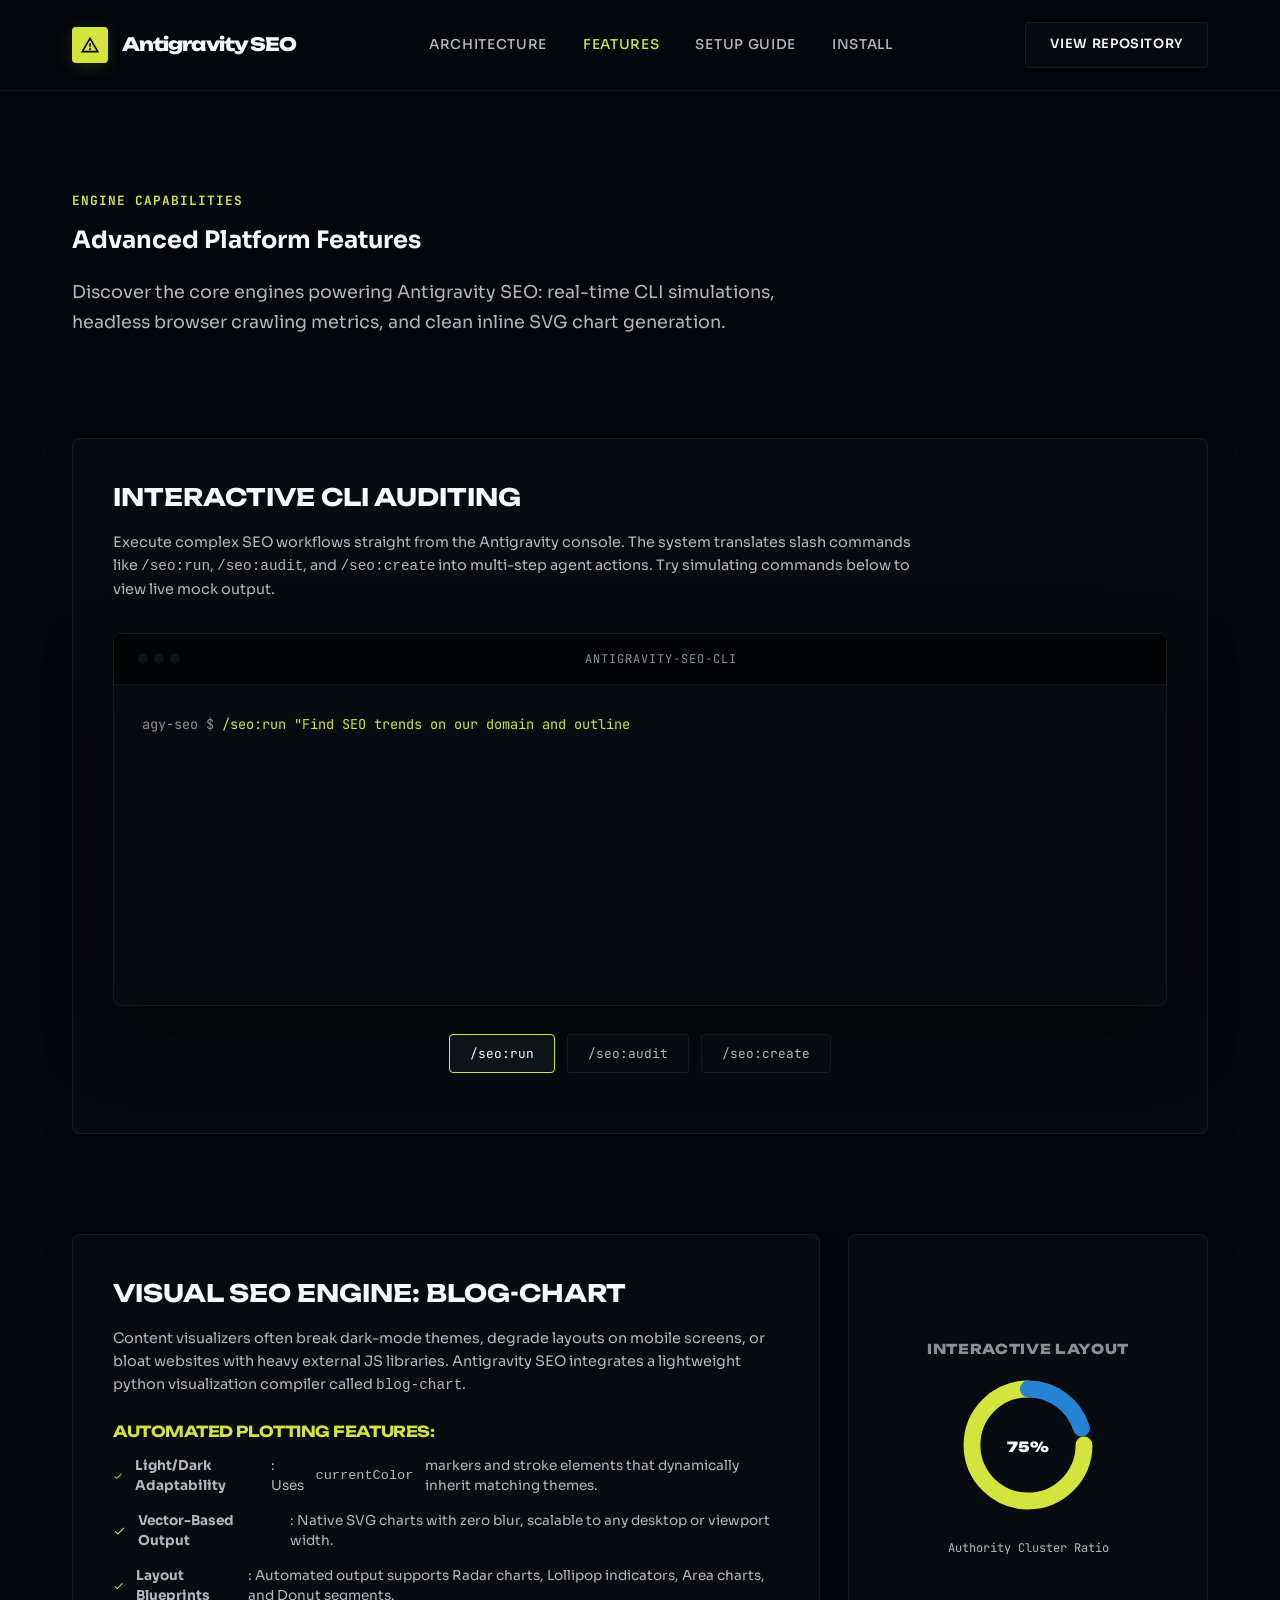
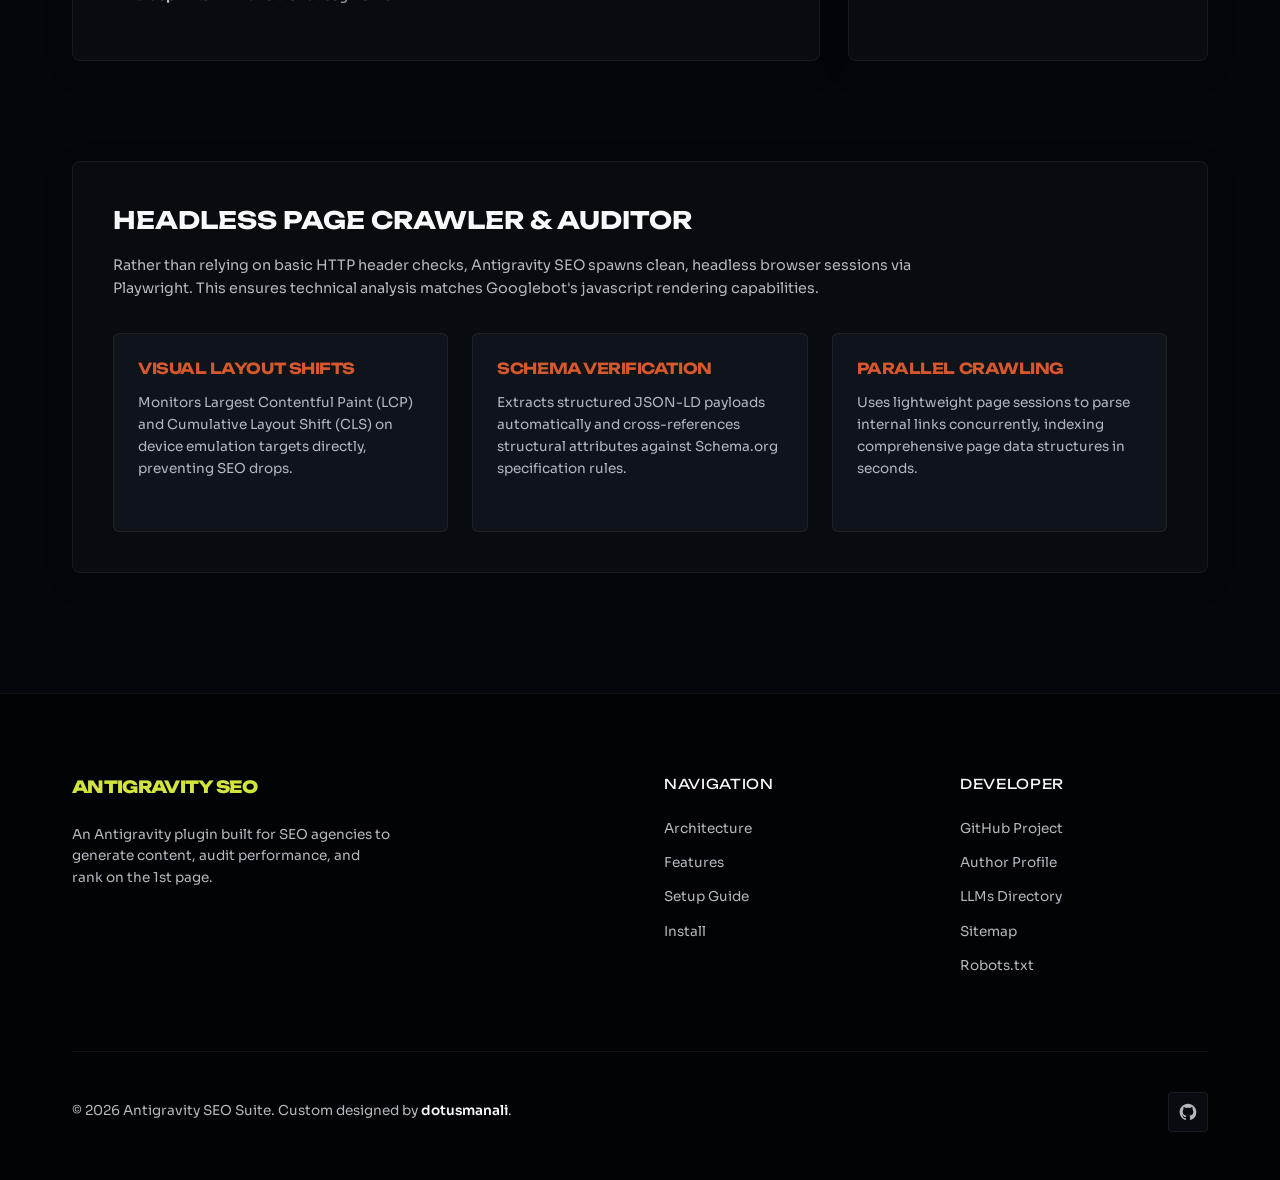
<file: website/features.html>
<!DOCTYPE html>
<html lang="en">
<head>
  <meta charset="UTF-8">
  <meta name="viewport" content="width=device-width, initial-scale=1.0">
  <meta name="google-site-verification" content="UItsLT8Wqb931vhC8VzW6lyncaGgmXYHC1rwUiwVWwA" />
  
  <!-- SEO Meta Tags -->
  <title>Core Features &amp; Capabilities — Antigravity SEO</title>
  <meta name="description" content="Explore core features of the Antigravity SEO suite: interactive CLI auditing, headless Playwright crawlers, and the dynamic SVG blog-chart visualization engine.">
  <meta name="keywords" content="antigravity, seo, features, cli, crawler, svg-charts, playwright">
  <meta name="author" content="dotusmanali">
  
  <!-- Open Graph -->
  <meta property="og:title" content="Core Features &amp; Capabilities — Antigravity SEO">
  <meta property="og:description" content="Explore core features of the Antigravity SEO suite: interactive CLI auditing, headless Playwright crawlers, and the dynamic SVG blog-chart visualization engine.">
  <meta property="og:type" content="website">
  
  <!-- Preconnect & Asynchronous Google Fonts for PageSpeed 100 -->
  <link rel="preconnect" href="https://fonts.googleapis.com">
  <link rel="preconnect" href="https://fonts.gstatic.com" crossorigin>
  <link rel="preload" as="style" href="https://fonts.googleapis.com/css2?family=Unbounded:wght@400;600;800;900&family=Sora:wght@300;400;500;600;700&family=JetBrains+Mono:wght@400;500;700&display=swap">
  <link rel="stylesheet" href="https://fonts.googleapis.com/css2?family=Unbounded:wght@400;600;800;900&family=Sora:wght@300;400;500;600;700&family=JetBrains+Mono:wght@400;500;700&display=swap" media="print" onload="this.media='all'">
  <noscript>
    <link rel="stylesheet" href="https://fonts.googleapis.com/css2?family=Unbounded:wght@400;600;800;900&family=Sora:wght@300;400;500;600;700&family=JetBrains+Mono:wght@400;500;700&display=swap">
  </noscript>

  <!-- CSS Preload -->
  <link rel="preload" href="style.css" as="style">
  <link rel="stylesheet" href="style.css">

  <!-- JS Deferred -->
  <script src="app.js" defer></script>
  
  <!-- Premium Minimalist SVG Favicon (Volt SEO emblem) -->
  <link rel="icon" type="image/svg+xml" href="data:image/svg+xml,%3Csvg xmlns='http://www.w3.org/2000/svg' viewBox='0 0 100 100'%3E%3Crect width='100' height='100' rx='24' fill='%2305080d'/%3E%3Cpath d='M30 70 L50 30 L70 70' fill='none' stroke='%23dfff4f' stroke-width='10' stroke-linecap='round' stroke-linejoin='round'/%3E%3Cpath d='M50 30 L50 90' fill='none' stroke='%23dfff4f' stroke-width='6' stroke-dasharray='10 10'/%3E%3C/svg%3E">
</head>
<body>

  <!-- Header Navigation -->
  <header>
    <div class="container nav-wrapper">
      <a href="/" class="logo-wrapper">
        <div class="logo-icon">
          <svg viewBox="0 0 24 24">
            <path fill="currentColor" d="M12 2L1 21h22L12 2zm0 4l7.5 13h-15L12 6zm-1 4v4h2v-4h-2zm0 6v2h2v-2h-2z"/>
          </svg>
        </div>
        <span>Antigravity SEO</span>
      </a>
      <ul class="nav-links">
        <li><a href="/architecture">Architecture</a></li>
        <li><a href="/features" class="active" style="color: var(--accent-volt);">Features</a></li>
        <li><a href="/setup-guide">Setup Guide</a></li>
        <li><a href="/#install">Install</a></li>
      </ul>
      <a href="https://github.com/dotusmanali/antigravity-seo" class="nav-cta" target="_blank" rel="noopener noreferrer">View Repository</a>
    </div>
  </header>

  <!-- Main Content Area -->
  <main>
    <!-- Page Header Hero -->
    <section class="container" style="padding: 100px 32px 60px;">
      <div class="section-title" style="text-align: left; margin-bottom: 40px;">
        <span style="color: var(--accent-volt); font-family: var(--font-mono); font-size: 0.8rem; font-weight: 700; text-transform: uppercase; letter-spacing: 0.08em; display: block; margin-bottom: 12px;">ENGINE CAPABILITIES</span>
        <h1>Advanced Platform Features</h1>
        <p style="margin: 20px 0 0; max-width: 720px; font-size: 1.1rem; line-height: 1.7;">
          Discover the core engines powering Antigravity SEO: real-time CLI simulations, headless browser crawling metrics, and clean inline SVG chart generation.
        </p>
      </div>
    </section>

    <!-- Terminal simulator feature section -->
    <section class="container" style="margin-bottom: 100px;">
      <div class="glass-card" style="margin-bottom: 48px; padding: 40px;">
        <h2 style="font-family: var(--font-display); font-size: 1.5rem; text-transform: uppercase; margin-bottom: 16px; color: var(--text-primary);">Interactive CLI Auditing</h2>
        <p style="margin-bottom: 32px; color: var(--text-secondary); line-height: 1.6; max-width: 800px;">
          Execute complex SEO workflows straight from the Antigravity console. The system translates slash commands like <code>/seo:run</code>, <code>/seo:audit</code>, and <code>/seo:create</code> into multi-step agent actions. Try simulating commands below to view live mock output.
        </p>
        
        <!-- Live Command Mockup Terminal (Reuses app.js simulator) -->
        <div class="terminal-section" style="margin-bottom: 20px;">
          <div class="terminal-card">
            <div class="terminal-header">
              <div class="terminal-controls">
                <div class="control-dot red"></div>
                <div class="control-dot yellow"></div>
                <div class="control-dot green"></div>
              </div>
              <div class="terminal-title">antigravity-seo-cli</div>
              <div></div>
            </div>
            <div class="terminal-body" id="terminal-body" style="height: 320px;">
              <!-- Terminal Content Typed by JS -->
            </div>
          </div>
          <div class="command-triggers">
            <button class="trigger-tag active" data-command="seo:run">/seo:run</button>
            <button class="trigger-tag" data-command="seo:audit">/seo:audit</button>
            <button class="trigger-tag" data-command="seo:create">/seo:create</button>
          </div>
        </div>
      </div>
    </section>

    <!-- Chart generation and SVG visuals section -->
    <section class="container" style="margin-bottom: 100px;">
      <div class="grid-3" style="margin-bottom: 0; align-items: stretch;">
        <!-- Left: Text content -->
        <div class="glass-card" style="grid-column: span 2; padding: 40px;">
          <h2 style="font-family: var(--font-display); font-size: 1.5rem; text-transform: uppercase; margin-bottom: 16px; color: var(--text-primary);">Visual SEO Engine: blog-chart</h2>
          <p style="color: var(--text-secondary); line-height: 1.6; margin-bottom: 24px;">
            Content visualizers often break dark-mode themes, degrade layouts on mobile screens, or bloat websites with heavy external JS libraries. Antigravity SEO integrates a lightweight python visualization compiler called <code>blog-chart</code>.
          </p>
          
          <h3 style="font-family: var(--font-display); font-size: 0.95rem; text-transform: uppercase; margin-bottom: 12px; color: var(--accent-volt);">Automated Plotting Features:</h3>
          <ul class="card-bullets" style="margin-bottom: 0;">
            <li>
              <svg viewBox="0 0 24 24"><path d="M9 16.2L4.8 12l-1.4 1.4L9 19 21 7l-1.4-1.4L9 16.2z"/></svg>
              <strong>Light/Dark Adaptability</strong>: Uses <code>currentColor</code> markers and stroke elements that dynamically inherit matching themes.
            </li>
            <li>
              <svg viewBox="0 0 24 24"><path d="M9 16.2L4.8 12l-1.4 1.4L9 19 21 7l-1.4-1.4L9 16.2z"/></svg>
              <strong>Vector-Based Output</strong>: Native SVG charts with zero blur, scalable to any desktop or viewport width.
            </li>
            <li>
              <svg viewBox="0 0 24 24"><path d="M9 16.2L4.8 12l-1.4 1.4L9 19 21 7l-1.4-1.4L9 16.2z"/></svg>
              <strong>Layout Blueprints</strong>: Automated output supports Radar charts, Lollipop indicators, Area charts, and Donut segments.
            </li>
          </ul>
        </div>
        
        <!-- Right: Showcase SVG Graphic -->
        <div class="glass-card orange" style="padding: 40px; justify-content: center; align-items: center;">
          <div class="footer-logo" style="margin-bottom: 16px; font-size: 0.85rem; letter-spacing: 0.05em; color: var(--text-muted);">Interactive Layout</div>
          <!-- Donut SVG visual -->
          <svg viewBox="0 0 100 100" style="width: 140px; height: 140px; margin-bottom: 24px;">
            <circle cx="50" cy="50" r="40" fill="transparent" stroke="rgba(255,255,255,0.05)" stroke-width="12" />
            <circle cx="50" cy="50" r="40" fill="transparent" stroke="var(--accent-volt)" stroke-width="12" stroke-dasharray="188.4 251.2" stroke-dashoffset="0" stroke-linecap="round" />
            <circle cx="50" cy="50" r="40" fill="transparent" stroke="var(--accent-blue)" stroke-width="12" stroke-dasharray="50.2 251.2" stroke-dashoffset="-188.4" stroke-linecap="round" />
            <text x="50" y="55" fill="var(--text-primary)" font-family="var(--font-display)" font-size="10" font-weight="900" text-anchor="middle">75%</text>
          </svg>
          <div style="font-family: var(--font-mono); font-size: 0.75rem; text-align: center; color: var(--text-secondary);">
            Authority Cluster Ratio
          </div>
        </div>
      </div>
    </section>

    <!-- Headless browser crawler section -->
    <section class="container" style="margin-bottom: 120px;">
      <div class="glass-card purple" style="padding: 40px;">
        <h2 style="font-family: var(--font-display); font-size: 1.5rem; text-transform: uppercase; margin-bottom: 16px; color: var(--text-primary);">Headless Page Crawler &amp; Auditor</h2>
        <p style="margin-bottom: 32px; color: var(--text-secondary); line-height: 1.6; max-width: 800px;">
          Rather than relying on basic HTTP header checks, Antigravity SEO spawns clean, headless browser sessions via Playwright. This ensures technical analysis matches Googlebot's javascript rendering capabilities.
        </p>
        
        <div class="grid-3" style="margin-bottom: 0; gap: 24px;">
          <div style="background: var(--bg-tertiary); border: 1px solid var(--border-default); padding: 24px; border-radius: 6px;">
            <h3 style="color: var(--accent-rust); font-family: var(--font-display); font-size: 0.95rem; font-weight: 700; text-transform: uppercase; margin-bottom: 12px;">Visual Layout Shifts</h3>
            <p style="font-size: 0.85rem; color: var(--text-secondary); line-height: 1.6;">Monitors Largest Contentful Paint (LCP) and Cumulative Layout Shift (CLS) on device emulation targets directly, preventing SEO drops.</p>
          </div>
          <div style="background: var(--bg-tertiary); border: 1px solid var(--border-default); padding: 24px; border-radius: 6px;">
            <h3 style="color: var(--accent-rust); font-family: var(--font-display); font-size: 0.95rem; font-weight: 700; text-transform: uppercase; margin-bottom: 12px;">Schema Verification</h3>
            <p style="font-size: 0.85rem; color: var(--text-secondary); line-height: 1.6;">Extracts structured JSON-LD payloads automatically and cross-references structural attributes against Schema.org specification rules.</p>
          </div>
          <div style="background: var(--bg-tertiary); border: 1px solid var(--border-default); padding: 24px; border-radius: 6px;">
            <h3 style="color: var(--accent-rust); font-family: var(--font-display); font-size: 0.95rem; font-weight: 700; text-transform: uppercase; margin-bottom: 12px;">Parallel Crawling</h3>
            <p style="font-size: 0.85rem; color: var(--text-secondary); line-height: 1.6;">Uses lightweight page sessions to parse internal links concurrently, indexing comprehensive page data structures in seconds.</p>
          </div>
        </div>
      </div>
    </section>
  </main>

  <!-- Footer -->
  <footer>
    <div class="container">
      <div class="footer-grid">
        <div class="footer-col" style="grid-column: span 2;">
          <div class="footer-logo">Antigravity SEO</div>
          <p style="color: var(--text-secondary); line-height: 1.6; max-width: 320px;">An Antigravity plugin built for SEO agencies to generate content, audit performance, and rank on the 1st page.</p>
        </div>
        <div class="footer-col">
          <div class="footer-col-title">Navigation</div>
          <ul class="footer-links">
            <li><a href="/architecture">Architecture</a></li>
            <li><a href="/features">Features</a></li>
            <li><a href="/setup-guide">Setup Guide</a></li>
            <li><a href="/#install">Install</a></li>
          </ul>
        </div>
        <div class="footer-col">
          <div class="footer-col-title">Developer</div>
          <ul class="footer-links">
            <li><a href="https://github.com/dotusmanali/antigravity-seo" target="_blank" rel="noopener noreferrer">GitHub Project</a></li>
            <li><a href="https://github.com/dotusmanali" target="_blank" rel="noopener noreferrer">Author Profile</a></li>
            <li><a href="/llms.txt" target="_blank">LLMs Directory</a></li>
            <li><a href="/sitemap.xml" target="_blank">Sitemap</a></li>
            <li><a href="/robots.txt" target="_blank">Robots.txt</a></li>
          </ul>
        </div>
      </div>
      
      <div class="footer-bottom">
        <p>&copy; 2026 Antigravity SEO Suite. Custom designed by <a href="https://github.com/dotusmanali" style="color: var(--text-primary); font-weight: 600;" target="_blank" rel="noopener noreferrer">dotusmanali</a>.</p>
        <div class="social-links">
          <a href="https://github.com/dotusmanali/antigravity-seo" class="social-icon" target="_blank" rel="noopener noreferrer" aria-label="GitHub">
            <svg xmlns="http://www.w3.org/2000/svg" viewBox="0 0 24 24" width="20" height="20" fill="currentColor"><path d="M12 2C6.477 2 2 6.484 2 12.017c0 4.425 2.865 8.18 6.839 9.504.5.092.682-.217.682-.483 0-.237-.008-.868-.013-1.703-2.782.605-3.369-1.343-3.369-1.343-.454-1.158-1.11-1.466-1.11-1.466-.908-.62.069-.608.069-.608 1.003.07 1.53 1.032 1.53 1.032.892 1.53 2.341 1.088 2.91.832.092-.647.35-1.088.636-1.338-2.22-.253-4.555-1.113-4.555-4.951 0-1.093.39-1.988 1.029-2.688-.103-.253-.446-1.272.098-2.65 0 0 .84-.27 2.75 1.026A9.564 9.564 0 0112 6.844c.85.004 1.705.115 2.504.337 1.909-1.296 2.747-1.027 2.747-1.027.546 1.379.202 2.398.1 2.651.64.7 1.028 1.595 1.028 2.688 0 3.848-2.339 4.695-4.566 4.943.359.309.678.92.678 1.855 0 1.338-.012 2.419-.012 2.747 0 .268.18.58.688.482A10.019 10.019 0 0022 12.017C22 6.484 17.522 2 12 2z"/></svg>
          </a>
        </div>
      </div>
    </div>
  </footer>
</body>
</html>
</file>
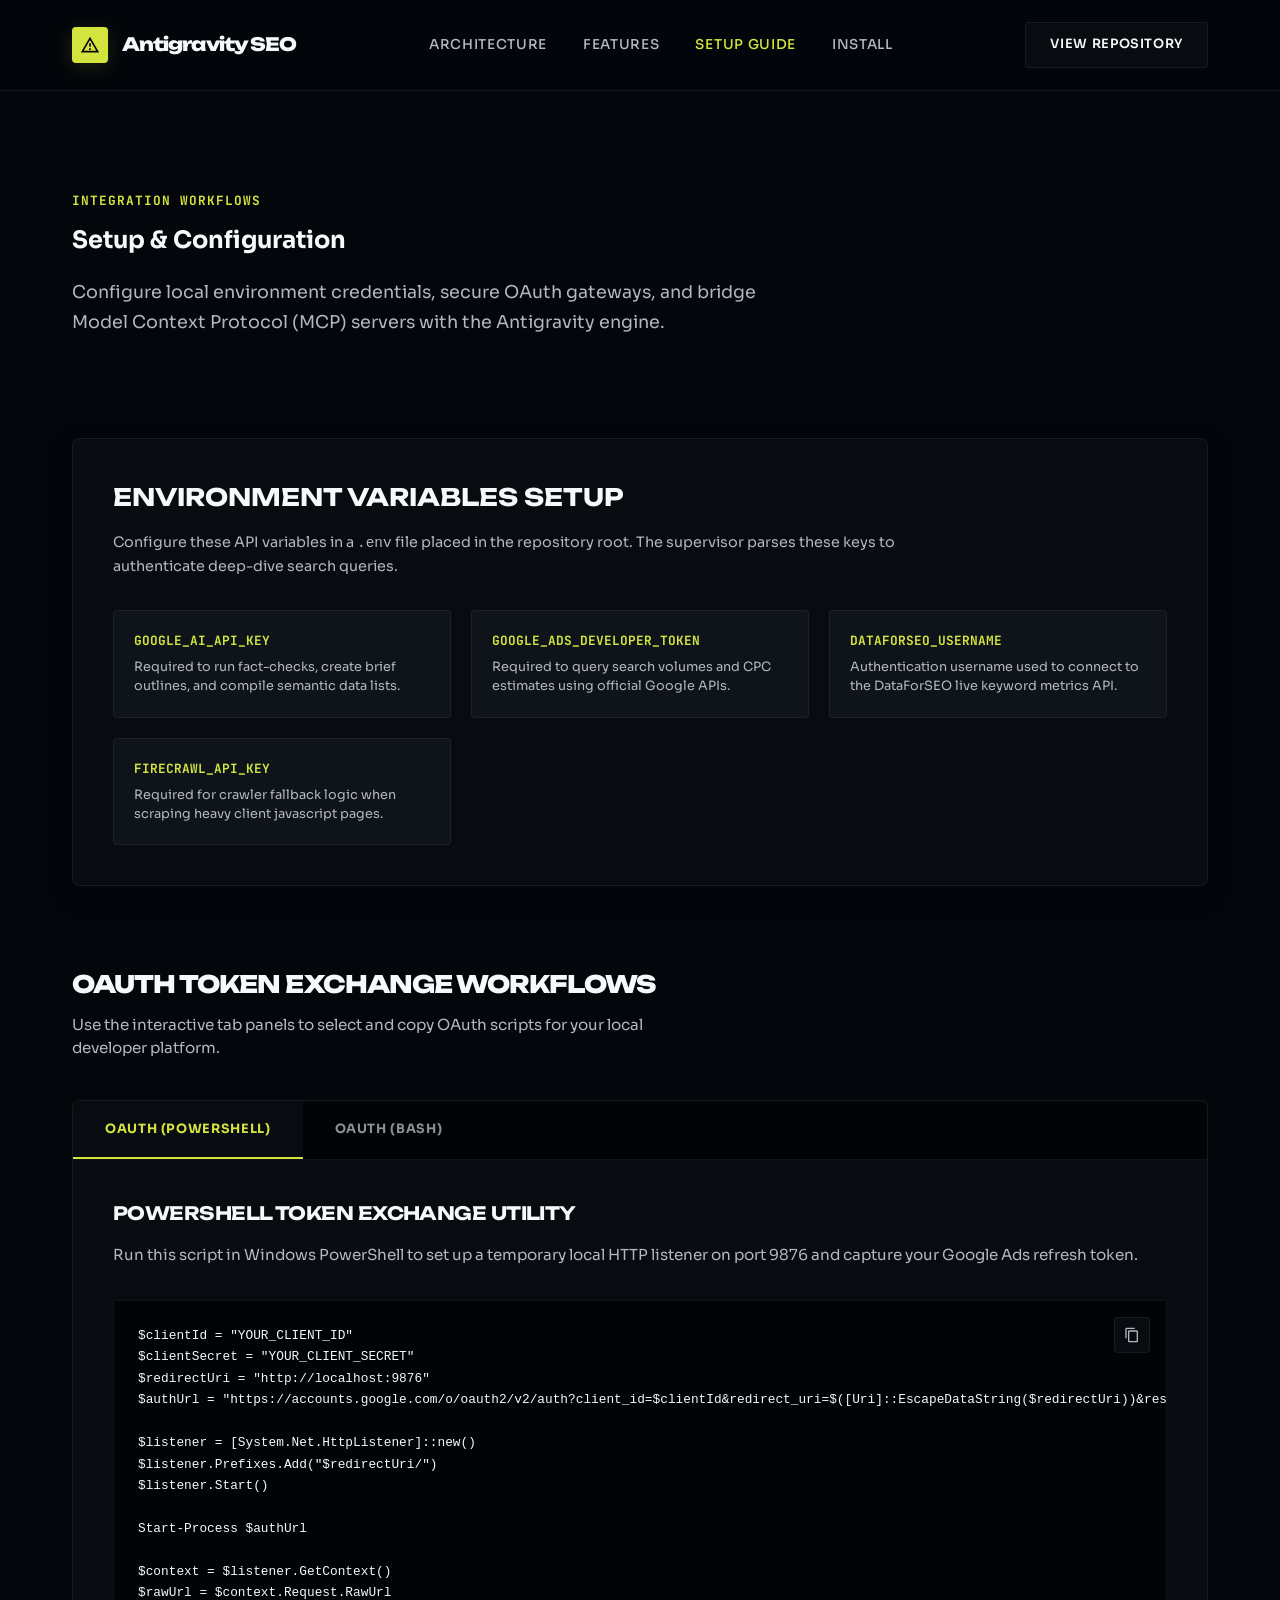
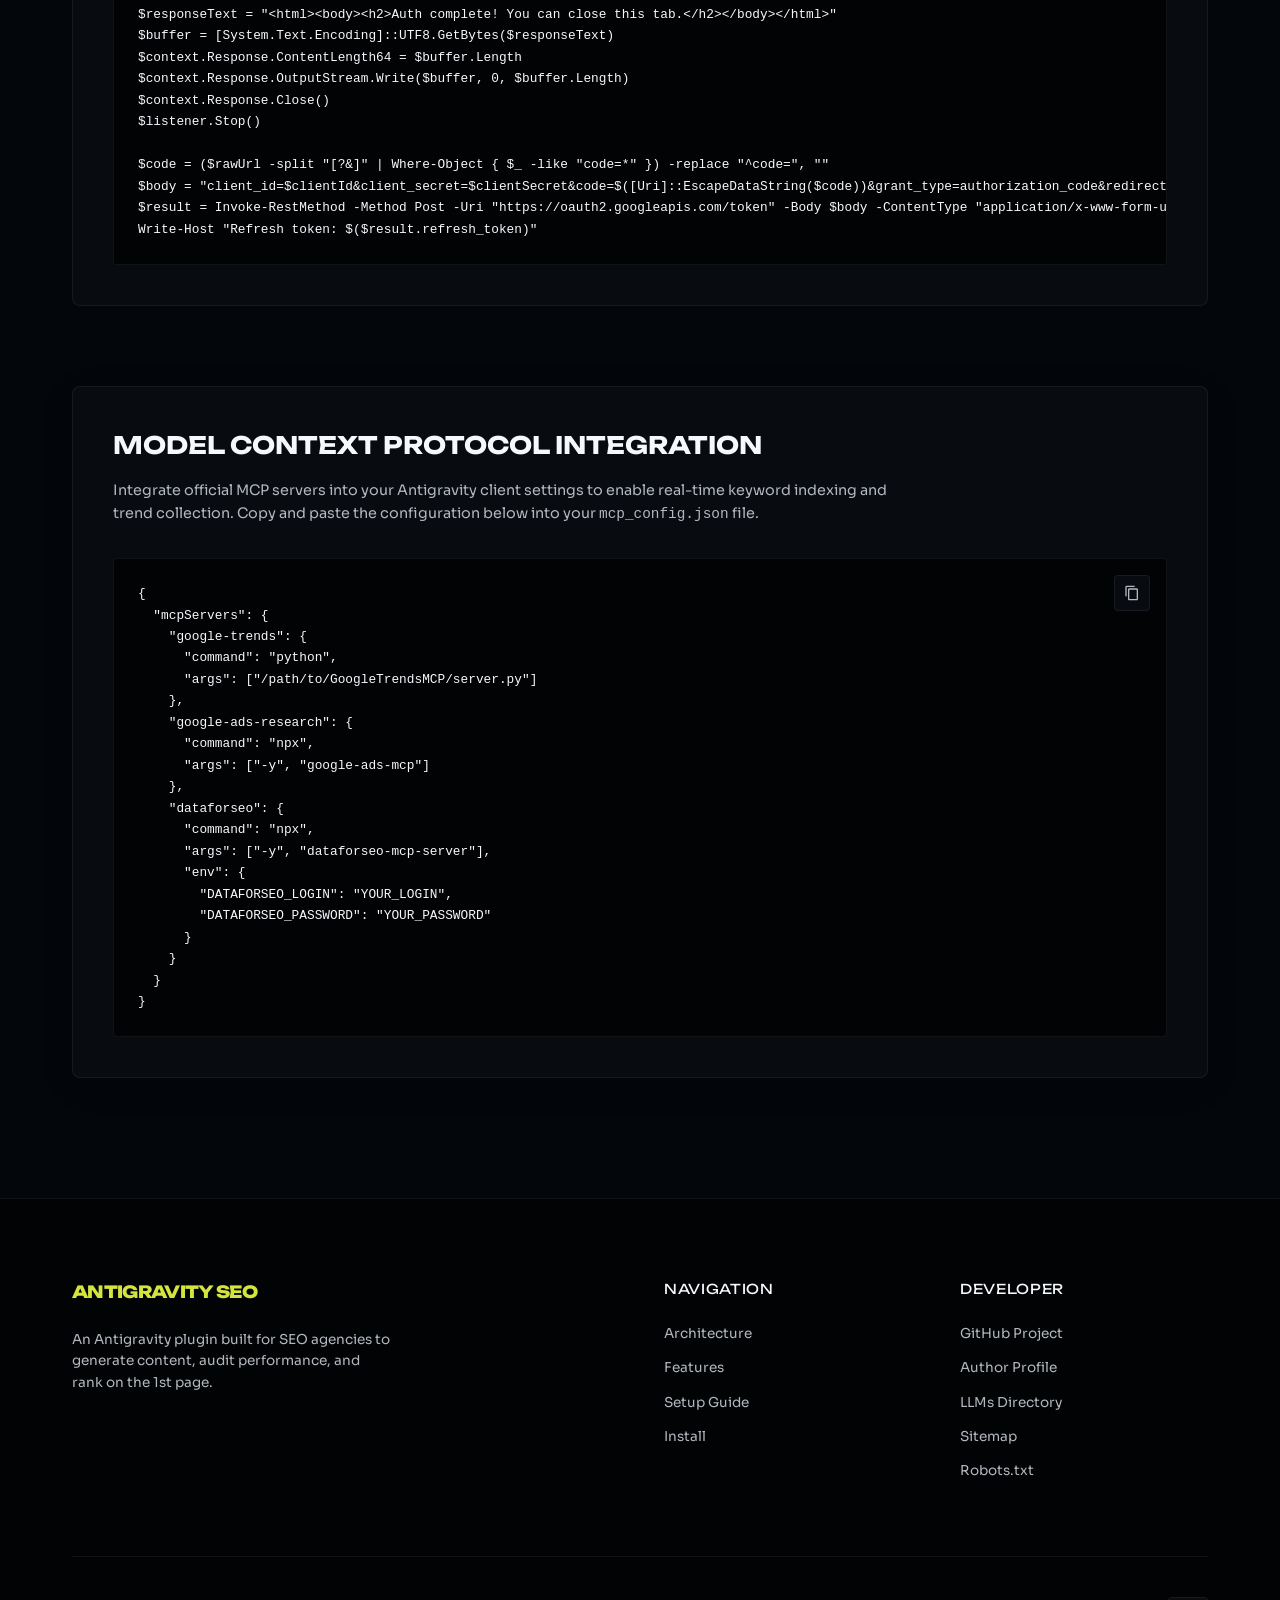
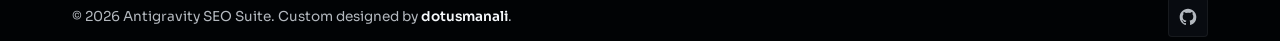
<file: website/setup-guide.html>
<!DOCTYPE html>
<html lang="en">
<head>
  <meta charset="UTF-8">
  <meta name="viewport" content="width=device-width, initial-scale=1.0">
  <meta name="google-site-verification" content="UItsLT8Wqb931vhC8VzW6lyncaGgmXYHC1rwUiwVWwA" />
  
  <!-- SEO Meta Tags -->
  <title>Setup Guide &amp; Credentials Integration — Antigravity SEO</title>
  <meta name="description" content="Configure API keys, OAuth tokens, and Model Context Protocol configurations for Antigravity SEO. Ready-to-run scripts for PowerShell, Bash, and MCP environments.">
  <meta name="keywords" content="antigravity, seo, setup-guide, credentials, oauth, powershell, bash, mcp-config">
  <meta name="author" content="dotusmanali">
  
  <!-- Open Graph -->
  <meta property="og:title" content="Setup Guide &amp; Credentials Integration — Antigravity SEO">
  <meta property="og:description" content="Configure API keys, OAuth tokens, and Model Context Protocol configurations for Antigravity SEO. Ready-to-run scripts for PowerShell, Bash, and MCP environments.">
  <meta property="og:type" content="website">
  
  <!-- Preconnect & Asynchronous Google Fonts for PageSpeed 100 -->
  <link rel="preconnect" href="https://fonts.googleapis.com">
  <link rel="preconnect" href="https://fonts.gstatic.com" crossorigin>
  <link rel="preload" as="style" href="https://fonts.googleapis.com/css2?family=Unbounded:wght@400;600;800;900&family=Sora:wght@300;400;500;600;700&family=JetBrains+Mono:wght@400;500;700&display=swap">
  <link rel="stylesheet" href="https://fonts.googleapis.com/css2?family=Unbounded:wght@400;600;800;900&family=Sora:wght@300;400;500;600;700&family=JetBrains+Mono:wght@400;500;700&display=swap" media="print" onload="this.media='all'">
  <noscript>
    <link rel="stylesheet" href="https://fonts.googleapis.com/css2?family=Unbounded:wght@400;600;800;900&family=Sora:wght@300;400;500;600;700&family=JetBrains+Mono:wght@400;500;700&display=swap">
  </noscript>

  <!-- CSS Preload -->
  <link rel="preload" href="style.css" as="style">
  <link rel="stylesheet" href="style.css">

  <!-- JS Deferred -->
  <script src="app.js" defer></script>
  
  <!-- Premium Minimalist SVG Favicon (Volt SEO emblem) -->
  <link rel="icon" type="image/svg+xml" href="data:image/svg+xml,%3Csvg xmlns='http://www.w3.org/2000/svg' viewBox='0 0 100 100'%3E%3Crect width='100' height='100' rx='24' fill='%2305080d'/%3E%3Cpath d='M30 70 L50 30 L70 70' fill='none' stroke='%23dfff4f' stroke-width='10' stroke-linecap='round' stroke-linejoin='round'/%3E%3Cpath d='M50 30 L50 90' fill='none' stroke='%23dfff4f' stroke-width='6' stroke-dasharray='10 10'/%3E%3C/svg%3E">
</head>
<body>

  <!-- Header Navigation -->
  <header>
    <div class="container nav-wrapper">
      <a href="/" class="logo-wrapper">
        <div class="logo-icon">
          <svg viewBox="0 0 24 24">
            <path fill="currentColor" d="M12 2L1 21h22L12 2zm0 4l7.5 13h-15L12 6zm-1 4v4h2v-4h-2zm0 6v2h2v-2h-2z"/>
          </svg>
        </div>
        <span>Antigravity SEO</span>
      </a>
      <ul class="nav-links">
        <li><a href="/architecture">Architecture</a></li>
        <li><a href="/features">Features</a></li>
        <li><a href="/setup-guide" class="active" style="color: var(--accent-volt);">Setup Guide</a></li>
        <li><a href="/#install">Install</a></li>
      </ul>
      <a href="https://github.com/dotusmanali/antigravity-seo" class="nav-cta" target="_blank" rel="noopener noreferrer">View Repository</a>
    </div>
  </header>

  <!-- Main Content Area -->
  <main>
    <!-- Page Header Hero -->
    <section class="container" style="padding: 100px 32px 60px;">
      <div class="section-title" style="text-align: left; margin-bottom: 40px;">
        <span style="color: var(--accent-volt); font-family: var(--font-mono); font-size: 0.8rem; font-weight: 700; text-transform: uppercase; letter-spacing: 0.08em; display: block; margin-bottom: 12px;">INTEGRATION WORKFLOWS</span>
        <h1>Setup &amp; Configuration</h1>
        <p style="margin: 20px 0 0; max-width: 720px; font-size: 1.1rem; line-height: 1.7;">
          Configure local environment credentials, secure OAuth gateways, and bridge Model Context Protocol (MCP) servers with the Antigravity engine.
        </p>
      </div>
    </section>

    <!-- Section 1: Environment Variables -->
    <section class="container" style="margin-bottom: 80px;">
      <div class="glass-card" style="padding: 40px;">
        <h2 style="font-family: var(--font-display); font-size: 1.5rem; text-transform: uppercase; margin-bottom: 16px; color: var(--text-primary);">Environment Variables Setup</h2>
        <p style="margin-bottom: 32px; color: var(--text-secondary); line-height: 1.6; max-width: 800px;">
          Configure these API variables in a <code>.env</code> file placed in the repository root. The supervisor parses these keys to authenticate deep-dive search queries.
        </p>
        
        <div class="env-grid" style="margin-bottom: 0;">
          <div class="env-item">
            <div class="env-name">GOOGLE_AI_API_KEY</div>
            <div class="env-desc">Required to run fact-checks, create brief outlines, and compile semantic data lists.</div>
          </div>
          <div class="env-item">
            <div class="env-name">GOOGLE_ADS_DEVELOPER_TOKEN</div>
            <div class="env-desc">Required to query search volumes and CPC estimates using official Google APIs.</div>
          </div>
          <div class="env-item">
            <div class="env-name">DATAFORSEO_USERNAME</div>
            <div class="env-desc">Authentication username used to connect to the DataForSEO live keyword metrics API.</div>
          </div>
          <div class="env-item">
            <div class="env-name">FIRECRAWL_API_KEY</div>
            <div class="env-desc">Required for crawler fallback logic when scraping heavy client javascript pages.</div>
          </div>
        </div>
      </div>
    </section>

    <!-- Section 2: OAuth Tokens (Tabs) -->
    <section class="container setup-section" id="setup" style="margin-bottom: 80px;">
      <div class="section-title" style="text-align: left; margin-bottom: 40px;">
        <h2 style="font-size: 1.5rem; margin-bottom: 12px;">OAuth Token Exchange Workflows</h2>
        <p style="margin-left: 0;">Use the interactive tab panels to select and copy OAuth scripts for your local developer platform.</p>
      </div>
      
      <div class="tabs-wrapper">
        <div class="tabs-header">
          <button class="tab-btn active" data-tab="powershell">OAuth (PowerShell)</button>
          <button class="tab-btn" data-tab="bash">OAuth (Bash)</button>
        </div>
        
        <!-- Tab 1: PowerShell OAuth -->
        <div class="tab-content active" id="tab-powershell">
          <h3 style="font-size: 1.15rem; color: var(--text-primary); font-family: var(--font-display);">PowerShell Token Exchange Utility</h3>
          <p class="tab-desc">Run this script in Windows PowerShell to set up a temporary local HTTP listener on port 9876 and capture your Google Ads refresh token.</p>
          <div class="code-container">
            <button class="copy-btn" data-copy="code-ps" aria-label="Copy code">
              <svg xmlns="http://www.w3.org/2000/svg" viewBox="0 0 24 24" width="16" height="16" fill="currentColor"><path d="M16 1H4c-1.1 0-2 .9-2 2v14h2V3h12V1zm3 4H8c-1.1 0-2 .9-2 2v14c0 1.1.9 2 2 2h11c1.1 0 2-.9 2-2V7c0-1.1-.9-2-2-2zm0 16H8V7h11v14z"/></svg>
            </button>
            <pre id="code-ps"><code>$clientId = "YOUR_CLIENT_ID"
$clientSecret = "YOUR_CLIENT_SECRET"
$redirectUri = "http://localhost:9876"
$authUrl = "https://accounts.google.com/o/oauth2/v2/auth?client_id=$clientId&redirect_uri=$([Uri]::EscapeDataString($redirectUri))&response_type=code&scope=$([Uri]::EscapeDataString('https://www.googleapis.com/auth/adwords'))&access_type=offline&prompt=consent"

$listener = [System.Net.HttpListener]::new()
$listener.Prefixes.Add("$redirectUri/")
$listener.Start()

Start-Process $authUrl

$context = $listener.GetContext()
$rawUrl = $context.Request.RawUrl
$responseText = "&lt;html&gt;&lt;body&gt;&lt;h2&gt;Auth complete! You can close this tab.&lt;/h2&gt;&lt;/body&gt;&lt;/html&gt;"
$buffer = [System.Text.Encoding]::UTF8.GetBytes($responseText)
$context.Response.ContentLength64 = $buffer.Length
$context.Response.OutputStream.Write($buffer, 0, $buffer.Length)
$context.Response.Close()
$listener.Stop()

$code = ($rawUrl -split "[?&]" | Where-Object { $_ -like "code=*" }) -replace "^code=", ""
$body = "client_id=$clientId&client_secret=$clientSecret&code=$([Uri]::EscapeDataString($code))&grant_type=authorization_code&redirect_uri=$([Uri]::EscapeDataString($redirectUri))"
$result = Invoke-RestMethod -Method Post -Uri "https://oauth2.googleapis.com/token" -Body $body -ContentType "application/x-www-form-urlencoded"
Write-Host "Refresh token: $($result.refresh_token)"</code></pre>
          </div>
        </div>
        
        <!-- Tab 2: Bash OAuth -->
        <div class="tab-content" id="tab-bash">
          <h3 style="font-size: 1.15rem; color: var(--text-primary); font-family: var(--font-display);">Bash Token Exchange Utility</h3>
          <p class="tab-desc">Run this script in terminal (Linux/macOS) to start an HTTP server listener and capture the authorization callback code from Google.</p>
          <div class="code-container">
            <button class="copy-btn" data-copy="code-bash" aria-label="Copy code">
              <svg xmlns="http://www.w3.org/2000/svg" viewBox="0 0 24 24" width="16" height="16" fill="currentColor"><path d="M16 1H4c-1.1 0-2 .9-2 2v14h2V3h12V1zm3 4H8c-1.1 0-2 .9-2 2v14c0 1.1.9 2 2 2h11c1.1 0 2-.9 2-2V7c0-1.1-.9-2-2-2zm0 16H8V7h11v14z"/></svg>
            </button>
            <pre id="code-bash"><code>CLIENT_ID="YOUR_CLIENT_ID"
CLIENT_SECRET="YOUR_CLIENT_SECRET"
REDIRECT_URI="http://localhost:9876"

open "https://accounts.google.com/o/oauth2/v2/auth?client_id=${CLIENT_ID}&redirect_uri=${REDIRECT_URI}&response_type=code&scope=https%3A%2F%2Fwww.googleapis.com%2Fauth%2Fadwords&access_type=offline&prompt=consent"

CODE=$(python3 -c "
import http.server, urllib.parse, sys
class H(http.server.BaseHTTPRequestHandler):
    def do_GET(self):
        params = urllib.parse.parse_qs(urllib.parse.urlparse(self.path).query)
        print(params['code'][0], end='')
        self.send_response(200); self.end_headers()
        self.wfile.write(b'Auth complete! Close this tab.')
        sys.exit(0)
    def log_message(self, *a): pass
http.server.HTTPServer(('', 9876), H).handle_request()
")

curl -s -X POST https://oauth2.googleapis.com/token \
  -d "client_id=${CLIENT_ID}&client_secret=${CLIENT_SECRET}&code=${CODE}&grant_type=authorization_code&redirect_uri=${REDIRECT_URI}" \
  | python3 -c "import sys,json; print(json.load(sys.stdin)['refresh_token'])"</code></pre>
          </div>
        </div>
      </div>
    </section>

    <!-- Section 3: Model Context Protocol -->
    <section class="container" style="margin-bottom: 120px;">
      <div class="glass-card" style="padding: 40px;">
        <h2 style="font-family: var(--font-display); font-size: 1.5rem; text-transform: uppercase; margin-bottom: 16px; color: var(--text-primary);">Model Context Protocol Integration</h2>
        <p style="margin-bottom: 32px; color: var(--text-secondary); line-height: 1.6; max-width: 800px;">
          Integrate official MCP servers into your Antigravity client settings to enable real-time keyword indexing and trend collection. Copy and paste the configuration below into your <code>mcp_config.json</code> file.
        </p>
        
        <div class="code-container">
          <button class="copy-btn" data-copy="code-mcp" aria-label="Copy code">
            <svg xmlns="http://www.w3.org/2000/svg" viewBox="0 0 24 24" width="16" height="16" fill="currentColor"><path d="M16 1H4c-1.1 0-2 .9-2 2v14h2V3h12V1zm3 4H8c-1.1 0-2 .9-2 2v14c0 1.1.9 2 2 2h11c1.1 0 2-.9 2-2V7c0-1.1-.9-2-2-2zm0 16H8V7h11v14z"/></svg>
          </button>
          <pre id="code-mcp"><code>{
  "mcpServers": {
    "google-trends": {
      "command": "python",
      "args": ["/path/to/GoogleTrendsMCP/server.py"]
    },
    "google-ads-research": {
      "command": "npx",
      "args": ["-y", "google-ads-mcp"]
    },
    "dataforseo": {
      "command": "npx",
      "args": ["-y", "dataforseo-mcp-server"],
      "env": {
        "DATAFORSEO_LOGIN": "YOUR_LOGIN",
        "DATAFORSEO_PASSWORD": "YOUR_PASSWORD"
      }
    }
  }
}</code></pre>
        </div>
      </div>
    </section>
  </main>

  <!-- Footer -->
  <footer>
    <div class="container">
      <div class="footer-grid">
        <div class="footer-col" style="grid-column: span 2;">
          <div class="footer-logo">Antigravity SEO</div>
          <p style="color: var(--text-secondary); line-height: 1.6; max-width: 320px;">An Antigravity plugin built for SEO agencies to generate content, audit performance, and rank on the 1st page.</p>
        </div>
        <div class="footer-col">
          <div class="footer-col-title">Navigation</div>
          <ul class="footer-links">
            <li><a href="/architecture">Architecture</a></li>
            <li><a href="/features">Features</a></li>
            <li><a href="/setup-guide">Setup Guide</a></li>
            <li><a href="/#install">Install</a></li>
          </ul>
        </div>
        <div class="footer-col">
          <div class="footer-col-title">Developer</div>
          <ul class="footer-links">
            <li><a href="https://github.com/dotusmanali/antigravity-seo" target="_blank" rel="noopener noreferrer">GitHub Project</a></li>
            <li><a href="https://github.com/dotusmanali" target="_blank" rel="noopener noreferrer">Author Profile</a></li>
            <li><a href="/llms.txt" target="_blank">LLMs Directory</a></li>
            <li><a href="/sitemap.xml" target="_blank">Sitemap</a></li>
            <li><a href="/robots.txt" target="_blank">Robots.txt</a></li>
          </ul>
        </div>
      </div>
      
      <div class="footer-bottom">
        <p>&copy; 2026 Antigravity SEO Suite. Custom designed by <a href="https://github.com/dotusmanali" style="color: var(--text-primary); font-weight: 600;" target="_blank" rel="noopener noreferrer">dotusmanali</a>.</p>
        <div class="social-links">
          <a href="https://github.com/dotusmanali/antigravity-seo" class="social-icon" target="_blank" rel="noopener noreferrer" aria-label="GitHub">
            <svg xmlns="http://www.w3.org/2000/svg" viewBox="0 0 24 24" width="20" height="20" fill="currentColor"><path d="M12 2C6.477 2 2 6.484 2 12.017c0 4.425 2.865 8.18 6.839 9.504.5.092.682-.217.682-.483 0-.237-.008-.868-.013-1.703-2.782.605-3.369-1.343-3.369-1.343-.454-1.158-1.11-1.466-1.11-1.466-.908-.62.069-.608.069-.608 1.003.07 1.53 1.032 1.53 1.032.892 1.53 2.341 1.088 2.91.832.092-.647.35-1.088.636-1.338-2.22-.253-4.555-1.113-4.555-4.951 0-1.093.39-1.988 1.029-2.688-.103-.253-.446-1.272.098-2.65 0 0 .84-.27 2.75 1.026A9.564 9.564 0 0112 6.844c.85.004 1.705.115 2.504.337 1.909-1.296 2.747-1.027 2.747-1.027.546 1.379.202 2.398.1 2.651.64.7 1.028 1.595 1.028 2.688 0 3.848-2.339 4.695-4.566 4.943.359.309.678.92.678 1.855 0 1.338-.012 2.419-.012 2.747 0 .268.18.58.688.482A10.019 10.019 0 0022 12.017C22 6.484 17.522 2 12 2z"/></svg>
          </a>
        </div>
      </div>
    </div>
  </footer>
</body>
</html>
</file>
<file: website/style.css>
/* ==============================================================================
   Antigravity SEO & Blog Suite - Industrial Showcase Stylesheet
   ============================================================================== */

:root {
  /* Color Strategy: Restrained, High-Contrast Industrial (Volt & Charcoal) */
  --bg-primary: oklch(12% 0.015 255);       /* Deep coal charcoal */
  --bg-secondary: oklch(15% 0.012 255);     /* Matte black panel */
  --bg-tertiary: oklch(19% 0.015 255);      /* Muted gray panel */
  
  --accent-volt: oklch(88% 0.18 115);       /* High-contrast Volt Lime */
  --accent-volt-glow: oklch(88% 0.18 115 / 15%);
  --accent-rust: oklch(62% 0.17 38);        /* Saturated structural Rust */
  --accent-rust-glow: oklch(62% 0.17 38 / 15%);
  --accent-blue: oklch(60% 0.15 250);       /* Muted technical blue */
  
  --text-primary: oklch(98% 0.005 255);     /* Crisp slate ice-white */
  --text-secondary: oklch(78% 0.01 255);    /* Low-contrast readable body */
  --text-muted: oklch(65% 0.01 255);        /* Structural subtext */
  
  --border-default: oklch(100% 0 0 / 6%);   /* Precision structural gridline */
  --border-active: oklch(88% 0.18 115 / 35%);
  
  --font-display: 'Unbounded', sans-serif;
  --font-sans: 'Sora', sans-serif;
  --font-mono: 'JetBrains Mono', monospace;
  
  --transition-fast: 120ms cubic-bezier(0.16, 1, 0.3, 1);
  --transition-slow: 380ms cubic-bezier(0.16, 1, 0.3, 1);
}

/* Base resets & layout */
* {
  box-sizing: border-box;
  margin: 0;
  padding: 0;
}

a {
  color: inherit;
  text-decoration: none;
}

html {
  scroll-behavior: smooth;
  background-color: var(--bg-primary);
  color: var(--text-primary);
  font-family: var(--font-sans);
  overflow-x: hidden;
  line-height: 1.5;
}

/* Custom Scrollbar */
::-webkit-scrollbar {
  width: 6px;
  height: 6px;
}
::-webkit-scrollbar-track {
  background: var(--bg-primary);
}
::-webkit-scrollbar-thumb {
  background: var(--bg-tertiary);
  border-radius: 3px;
}
::-webkit-scrollbar-thumb:hover {
  background: var(--accent-volt);
}

.container {
  max-width: 1200px;
  margin: 0 auto;
  padding: 0 32px;
}

/* Header & Navigation */
header {
  position: sticky;
  top: 0;
  z-index: 100;
  border-bottom: 1px solid var(--border-default);
  background: oklch(12% 0.015 255 / 85%);
  backdrop-filter: blur(16px);
  transition: var(--transition-fast);
}

.nav-wrapper {
  display: flex;
  justify-content: space-between;
  align-items: center;
  height: 90px;
}

.logo-wrapper {
  display: flex;
  align-items: center;
  gap: 14px;
  font-family: var(--font-display);
  font-weight: 800;
  font-size: 1.15rem;
  letter-spacing: -0.05em;
  color: var(--text-primary);
}

.logo-icon {
  width: 36px;
  height: 36px;
  background: var(--accent-volt);
  border-radius: 4px;
  display: flex;
  align-items: center;
  justify-content: center;
  color: var(--bg-primary);
  box-shadow: 0 4px 20px var(--accent-volt-glow);
}

.logo-icon svg {
  width: 20px;
  height: 20px;
  fill: currentColor;
}

.nav-links {
  display: flex;
  gap: 36px;
  list-style: none;
  font-weight: 500;
  font-size: 0.85rem;
  text-transform: uppercase;
  letter-spacing: 0.05em;
}

.nav-links a {
  color: var(--text-secondary);
  transition: var(--transition-fast);
  padding: 10px 0;
}

.nav-links a:hover {
  color: var(--accent-volt);
}

.nav-cta {
  color: var(--text-primary);
  background: var(--bg-secondary);
  border: 1px solid var(--border-default);
  padding: 12px 24px;
  border-radius: 4px;
  font-weight: 600;
  font-size: 0.8rem;
  text-transform: uppercase;
  letter-spacing: 0.05em;
  transition: var(--transition-fast);
}

.nav-cta:hover {
  background: var(--accent-volt);
  color: var(--bg-primary);
  border-color: var(--accent-volt);
  box-shadow: 0 4px 25px var(--accent-volt-glow);
  transform: translateY(-1px);
}

/* Hero Section */
.hero {
  padding: 100px 0 80px;
}

.hero-grid {
  display: grid;
  grid-template-columns: 1.15fr 0.85fr;
  gap: 54px;
  align-items: center;
  text-align: left;
}

.hero-text {
  display: flex;
  flex-direction: column;
}

/* Custom visual layout - clean visual structure */
.hero h2 {
  font-family: var(--font-display);
  font-size: clamp(1.8rem, 4vw, 3.2rem);
  font-weight: 900;
  letter-spacing: -0.05em;
  margin-bottom: 28px;
  line-height: 1.1;
  color: var(--text-primary);
  text-transform: uppercase;
}

.hero h2 mark {
  background: transparent;
  color: var(--accent-volt);
}

.hero-description {
  margin-bottom: 48px;
  font-size: clamp(0.95rem, 1.6vw, 1.1rem);
  color: var(--text-secondary);
  line-height: 1.75;
  font-weight: 400;
}

.hero-actions {
  display: flex;
  gap: 16px;
  flex-wrap: wrap;
}

/* Right Column: SEO Showcase Visual Cards */
.hero-visual {
  display: flex;
  flex-direction: column;
  gap: 20px;
}

/* Lighthouse Score Card */
.lighthouse-card {
  background: var(--bg-secondary);
  border: 1px solid var(--border-default);
  border-radius: 8px;
  padding: 24px;
  box-shadow: 0 10px 30px rgba(0, 0, 0, 0.15);
}

.lighthouse-header {
  display: flex;
  justify-content: space-between;
  align-items: center;
  font-size: 0.75rem;
  color: var(--text-muted);
  font-weight: 700;
  text-transform: uppercase;
  letter-spacing: 0.05em;
  margin-bottom: 20px;
  border-bottom: 1px solid var(--border-default);
  padding-bottom: 12px;
}

.pulse-indicator {
  display: inline-flex;
  align-items: center;
  gap: 6px;
  color: var(--accent-volt);
  font-weight: 800;
}

.pulse-indicator::before {
  content: '';
  width: 6px;
  height: 6px;
  background: var(--accent-volt);
  border-radius: 50%;
  box-shadow: 0 0 8px var(--accent-volt);
  animation: pulse-glow 1s infinite alternate;
}

.gauges-wrapper {
  display: flex;
  justify-content: space-around;
  gap: 12px;
}

.gauge-item {
  display: flex;
  flex-direction: column;
  align-items: center;
  gap: 8px;
  font-size: 0.65rem;
  font-weight: 700;
  color: var(--text-secondary);
  text-transform: uppercase;
  letter-spacing: 0.02em;
}

.gauge-svg {
  width: 54px;
  height: 54px;
}

.gauge-fill {
  transition: stroke-dashoffset 1s ease-in-out;
}

/* Google SERP Card Mockup */
.serp-card {
  background: var(--bg-secondary);
  border: 1px solid var(--border-default);
  border-radius: 8px;
  padding: 24px;
  box-shadow: 0 10px 30px rgba(0, 0, 0, 0.15);
  text-align: left;
}

.serp-header {
  display: flex;
  justify-content: space-between;
  align-items: center;
  margin-bottom: 14px;
}

.serp-badge {
  background: rgba(34, 197, 94, 0.08);
  border: 1px solid rgba(34, 197, 94, 0.2);
  color: var(--accent-green);
  font-size: 0.65rem;
  font-weight: 700;
  padding: 4px 10px;
  border-radius: 4px;
  text-transform: uppercase;
  letter-spacing: 0.05em;
}

.serp-stars {
  display: flex;
  gap: 2px;
  color: var(--accent-volt);
}

.serp-stars svg {
  width: 14px;
  height: 14px;
  fill: currentColor;
}

.serp-title {
  font-size: 0.95rem;
  font-weight: 700;
  color: var(--text-primary);
  margin-bottom: 4px;
  line-height: 1.3;
}

.serp-url {
  font-family: var(--font-mono);
  font-size: 0.75rem;
  color: var(--accent-volt);
  margin-bottom: 10px;
}

.serp-desc {
  font-size: 0.8rem;
  color: var(--text-secondary);
  line-height: 1.5;
}

/* Visibility chart card */
.visibility-card {
  background: var(--bg-secondary);
  border: 1px solid var(--border-default);
  border-radius: 8px;
  padding: 20px 24px;
  box-shadow: 0 10px 30px rgba(0, 0, 0, 0.15);
}

.chart-header {
  display: flex;
  justify-content: space-between;
  align-items: center;
  font-size: 0.75rem;
  color: var(--text-muted);
  font-weight: 700;
  text-transform: uppercase;
  letter-spacing: 0.05em;
  margin-bottom: 12px;
}

.stat-trend {
  color: var(--accent-volt);
  font-weight: 800;
}

.chart-body {
  height: 60px;
  display: flex;
  align-items: flex-end;
}

.line-chart-svg {
  width: 100%;
  height: 100%;
}


.btn {
  padding: 16px 32px;
  border-radius: 4px;
  font-family: var(--font-sans);
  font-weight: 700;
  font-size: 0.85rem;
  text-transform: uppercase;
  letter-spacing: 0.06em;
  display: inline-flex;
  align-items: center;
  gap: 12px;
  cursor: pointer;
  transition: var(--transition-fast);
  border: 1px solid transparent;
}

.btn.primary {
  background: var(--accent-volt);
  color: var(--bg-primary);
  box-shadow: 0 4px 30px var(--accent-volt-glow);
}

.btn.primary:hover {
  transform: translateY(-1px);
  box-shadow: 0 6px 35px var(--accent-volt-glow);
}

.btn.secondary {
  background: var(--bg-secondary);
  border-color: var(--border-default);
  color: var(--text-primary);
}

.btn.secondary:hover {
  background: var(--bg-tertiary);
  border-color: var(--text-muted);
}

/* Interactive Command Terminal Simulator */
.terminal-section {
  margin-bottom: 110px;
}

.terminal-card {
  background: var(--bg-secondary);
  border: 1px solid var(--border-default);
  border-radius: 8px;
  overflow: hidden;
  box-shadow: 0 30px 70px rgba(0, 0, 0, 0.4);
}

.terminal-header {
  background: oklch(9% 0.012 255);
  padding: 16px 24px;
  display: flex;
  justify-content: space-between;
  align-items: center;
  border-bottom: 1px solid var(--border-default);
}

.terminal-controls {
  display: flex;
  gap: 6px;
}

.control-dot {
  width: 10px;
  height: 10px;
  border-radius: 50%;
  background: var(--border-default);
}

.terminal-title {
  font-family: var(--font-mono);
  font-size: 0.75rem;
  color: var(--text-muted);
  text-transform: uppercase;
  letter-spacing: 0.08em;
}

.terminal-body {
  padding: 28px;
  height: 420px;
  overflow-y: auto;
  font-family: var(--font-mono);
  font-size: 0.85rem;
  line-height: 1.7;
  color: var(--text-primary);
  text-align: left;
}

.prompt-line {
  color: var(--accent-volt);
  margin-bottom: 12px;
}

.prompt-line::before {
  content: 'agy-seo $ ';
  color: var(--text-muted);
}

.output-line {
  color: var(--text-secondary);
  margin-bottom: 18px;
  white-space: pre-wrap;
}

.output-line.success {
  color: var(--accent-volt);
}

.output-line.system {
  color: var(--accent-rust);
}

.command-triggers {
  display: flex;
  justify-content: center;
  gap: 12px;
  margin-top: 28px;
  flex-wrap: wrap;
}

.trigger-tag {
  background: var(--bg-secondary);
  border: 1px solid var(--border-default);
  color: var(--text-secondary);
  padding: 10px 20px;
  border-radius: 4px;
  cursor: pointer;
  font-family: var(--font-mono);
  font-size: 0.8rem;
  transition: var(--transition-fast);
}

.trigger-tag:hover, .trigger-tag.active {
  border-color: var(--accent-volt);
  color: var(--text-primary);
  background: var(--bg-tertiary);
}

/* Metrics Section (No complex grid, structured, industrial) */
.stats {
  padding: 80px 0;
  border-top: 1px solid var(--border-default);
  border-bottom: 1px solid var(--border-default);
  background: oklch(10% 0.012 255);
  margin-bottom: 110px;
}

.stats-grid {
  display: grid;
  grid-template-columns: repeat(auto-fit, minmax(220px, 1fr));
  gap: 48px;
}

.stat-item {
  border-left: 2px solid var(--border-default);
  padding-left: 24px;
  text-align: left;
}

.stat-item:hover {
  border-left-color: var(--accent-volt);
}

.stat-item h3, .stat-item .stat-number {
  font-family: var(--font-display);
  font-size: 2.8rem;
  font-weight: 800;
  color: var(--text-primary);
  margin-bottom: 8px;
}

.stat-item p {
  color: var(--text-muted);
  font-weight: 600;
  font-size: 0.8rem;
  text-transform: uppercase;
  letter-spacing: 0.08em;
}

/* Subsystems & Cards (Clean, solid design, no slop glassmorphism) */
.section-title {
  text-align: center;
  margin-bottom: 70px;
}

.section-title h2 {
  font-family: var(--font-display);
  font-size: 2rem;
  font-weight: 800;
  text-transform: uppercase;
  letter-spacing: -0.04em;
  margin-bottom: 16px;
}

.section-title h2 span {
  color: var(--accent-volt);
}

.section-title p {
  color: var(--text-secondary);
  max-width: 600px;
  margin: 0 auto;
  font-size: 0.95rem;
}

/* Asymmetrical & high-character grid layouts */
.grid-3 {
  display: grid;
  grid-template-columns: repeat(auto-fit, minmax(320px, 1fr));
  gap: 28px;
  margin-bottom: 110px;
}

.glass-card {
  background: var(--bg-secondary);
  border: 1px solid var(--border-default);
  border-radius: 8px;
  padding: 40px;
  transition: var(--transition-slow);
  position: relative;
  display: flex;
  flex-direction: column;
  box-shadow: 0 8px 30px rgba(0, 0, 0, 0.15);
}

.glass-card:hover {
  transform: translateY(-4px);
  border-color: var(--border-active);
}

.card-icon {
  width: 44px;
  height: 44px;
  border-radius: 4px;
  display: flex;
  align-items: center;
  justify-content: center;
  margin-bottom: 28px;
  background: var(--bg-tertiary);
  border: 1px solid var(--border-default);
  color: var(--accent-volt);
}

.glass-card.purple .card-icon { color: var(--accent-rust); }
.glass-card.orange .card-icon { color: var(--accent-blue); }

.glass-card h3 {
  font-family: var(--font-display);
  font-size: 1.15rem;
  font-weight: 700;
  text-transform: uppercase;
  letter-spacing: -0.03em;
  margin-bottom: 16px;
  color: var(--text-primary);
}

.glass-card p {
  color: var(--text-secondary);
  font-size: 0.9rem;
  line-height: 1.6;
  margin-bottom: 28px;
}

.card-bullets {
  list-style: none;
  margin-top: auto;
}

.card-bullets li {
  font-size: 0.85rem;
  color: var(--text-secondary);
  margin-bottom: 14px;
  display: flex;
  align-items: center;
  gap: 12px;
}

.card-bullets li svg {
  width: 14px;
  height: 14px;
  fill: var(--accent-volt);
}

.glass-card.purple .card-bullets li svg { fill: var(--accent-rust); }
.glass-card.orange .card-bullets li svg { fill: var(--accent-blue); }

/* Setup & Credentials Tabs */
.setup-section {
  margin-bottom: 110px;
}

.tabs-wrapper {
  background: var(--bg-secondary);
  border: 1px solid var(--border-default);
  border-radius: 8px;
  overflow: hidden;
}

.tabs-header {
  display: flex;
  background: oklch(10% 0.012 255);
  border-bottom: 1px solid var(--border-default);
  overflow-x: auto;
}

.tab-btn {
  padding: 20px 32px;
  background: transparent;
  border: none;
  color: var(--text-muted);
  font-family: var(--font-sans);
  font-weight: 700;
  font-size: 0.8rem;
  text-transform: uppercase;
  letter-spacing: 0.05em;
  cursor: pointer;
  transition: var(--transition-fast);
  border-bottom: 2px solid transparent;
  white-space: nowrap;
}

.tab-btn:hover {
  color: var(--text-primary);
}

.tab-btn.active {
  color: var(--accent-volt);
  border-bottom-color: var(--accent-volt);
  background: var(--bg-secondary);
}

.tab-content {
  padding: 40px;
  display: none;
  text-align: left;
}

.tab-content.active {
  display: block;
}

.tab-content h3 {
  font-family: var(--font-display);
  font-size: 1.25rem;
  text-transform: uppercase;
  letter-spacing: -0.03em;
  margin-bottom: 16px;
}

.tab-content p.tab-desc {
  color: var(--text-secondary);
  margin-bottom: 32px;
  font-size: 0.95rem;
  line-height: 1.6;
}

/* Env variables grid */
.env-grid {
  display: grid;
  grid-template-columns: repeat(auto-fit, minmax(280px, 1fr));
  gap: 20px;
}

.env-item {
  background: var(--bg-tertiary);
  border: 1px solid var(--border-default);
  padding: 20px;
  border-radius: 4px;
}

.env-name {
  font-family: var(--font-mono);
  font-size: 0.8rem;
  color: var(--accent-volt);
  font-weight: 700;
  margin-bottom: 8px;
}

.env-desc {
  font-size: 0.8rem;
  color: var(--text-secondary);
  line-height: 1.5;
}

.code-container {
  position: relative;
  background: oklch(9% 0.012 255);
  border: 1px solid var(--border-default);
  border-radius: 4px;
  padding: 24px;
  overflow-x: auto;
}

.code-container pre {
  font-family: var(--font-mono);
  font-size: 0.8rem;
  color: var(--text-primary);
  line-height: 1.6;
}

.copy-btn {
  position: absolute;
  top: 16px;
  right: 16px;
  background: var(--bg-secondary);
  border: 1px solid var(--border-default);
  color: var(--text-secondary);
  width: 36px;
  height: 36px;
  border-radius: 4px;
  display: flex;
  align-items: center;
  justify-content: center;
  cursor: pointer;
  transition: var(--transition-fast);
}

.copy-btn:hover {
  background: var(--accent-volt);
  color: var(--bg-primary);
  border-color: var(--accent-volt);
}

/* Installation Prompt Banner */
.plugin-banner {
  background: var(--bg-secondary);
  border: 1px solid var(--border-default);
  border-radius: 8px;
  padding: 60px 40px;
  margin-bottom: 110px;
  text-align: center;
  box-shadow: 0 15px 40px rgba(0, 0, 0, 0.2);
}

.plugin-banner h2 {
  font-family: var(--font-display);
  font-size: 1.8rem;
  font-weight: 800;
  text-transform: uppercase;
  letter-spacing: -0.04em;
  margin-bottom: 16px;
}

.plugin-banner p {
  color: var(--text-secondary);
  max-width: 660px;
  margin: 0 auto 36px;
  font-size: 0.95rem;
  line-height: 1.6;
}

.prompt-card {
  background: oklch(9% 0.012 255);
  border: 1px solid var(--border-default);
  border-radius: 4px;
  padding: 24px;
  max-width: 800px;
  margin: 0 auto;
  position: relative;
  text-align: left;
  display: flex;
  align-items: center;
  gap: 20px;
}

.prompt-text {
  font-family: var(--font-mono);
  font-size: 0.85rem;
  color: var(--accent-volt);
  line-height: 1.6;
  user-select: all;
  flex-grow: 1;
  padding-right: 48px;
}

/* Footer Section */
footer {
  border-top: 1px solid var(--border-default);
  background: oklch(9% 0.012 255);
  padding: 80px 0 50px;
  color: var(--text-secondary);
  font-size: 0.85rem;
}

.footer-grid {
  display: grid;
  grid-template-columns: repeat(auto-fit, minmax(220px, 1fr));
  gap: 48px;
  margin-bottom: 60px;
}

.footer-col h4, .footer-col-title {
  font-family: var(--font-display);
  color: var(--text-primary);
  font-size: 0.85rem;
  text-transform: uppercase;
  letter-spacing: 0.05em;
  margin-bottom: 24px;
}

.footer-links {
  list-style: none;
}

.footer-links li {
  margin-bottom: 14px;
}

.footer-links a {
  color: var(--text-secondary);
  transition: var(--transition-fast);
}

.footer-links a:hover {
  color: var(--accent-volt);
}

.footer-bottom a:hover {
  text-decoration: underline;
  text-underline-offset: 4px;
}

.footer-bottom {
  border-top: 1px solid var(--border-default);
  padding-top: 40px;
  display: flex;
  justify-content: space-between;
  align-items: center;
  flex-wrap: wrap;
  gap: 24px;
}

.footer-logo {
  font-family: var(--font-display);
  font-weight: 800;
  text-transform: uppercase;
  font-size: 1.05rem;
  letter-spacing: -0.04em;
  color: var(--accent-volt);
  margin-bottom: 24px;
}

.social-links {
  display: flex;
  gap: 14px;
}

.social-icon {
  width: 40px;
  height: 40px;
  border-radius: 4px;
  background: var(--bg-secondary);
  border: 1px solid var(--border-default);
  display: flex;
  align-items: center;
  justify-content: center;
  transition: var(--transition-fast);
  color: var(--text-secondary);
}

.social-icon:hover {
  background: var(--accent-volt);
  color: var(--bg-primary);
  border-color: var(--accent-volt);
}

@media (max-width: 992px) {
  .hero-grid {
    grid-template-columns: 1fr;
    gap: 48px;
    text-align: center;
  }
  .hero-actions {
    justify-content: center;
  }
}

/* Responsiveness settings */
@media (max-width: 768px) {
  .nav-links {
    display: none;
  }
  .nav-wrapper {
    height: 80px;
  }
  .hero {
    padding: 70px 0 50px;
  }
  .stats-grid {
    gap: 32px;
  }
  .glass-card {
    padding: 32px;
  }
  .tab-content {
    padding: 24px;
  }
}
</file>
